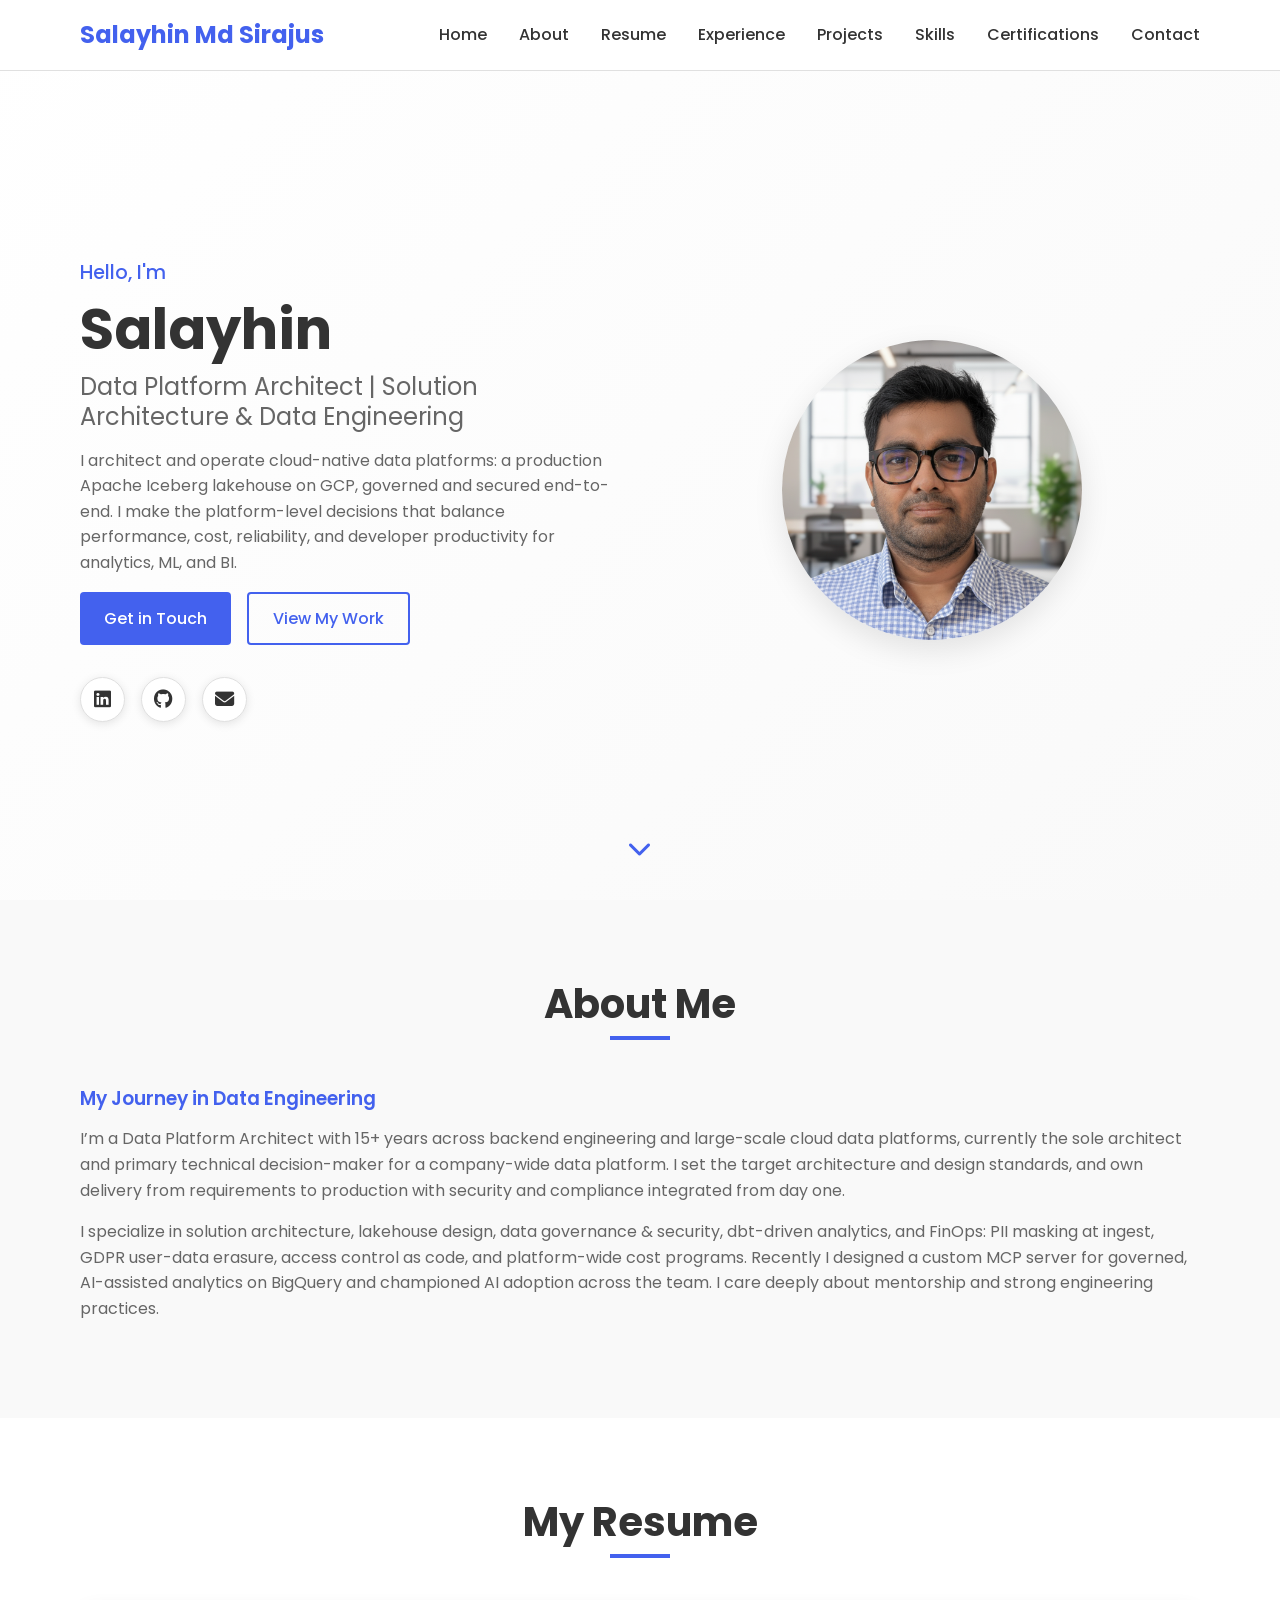
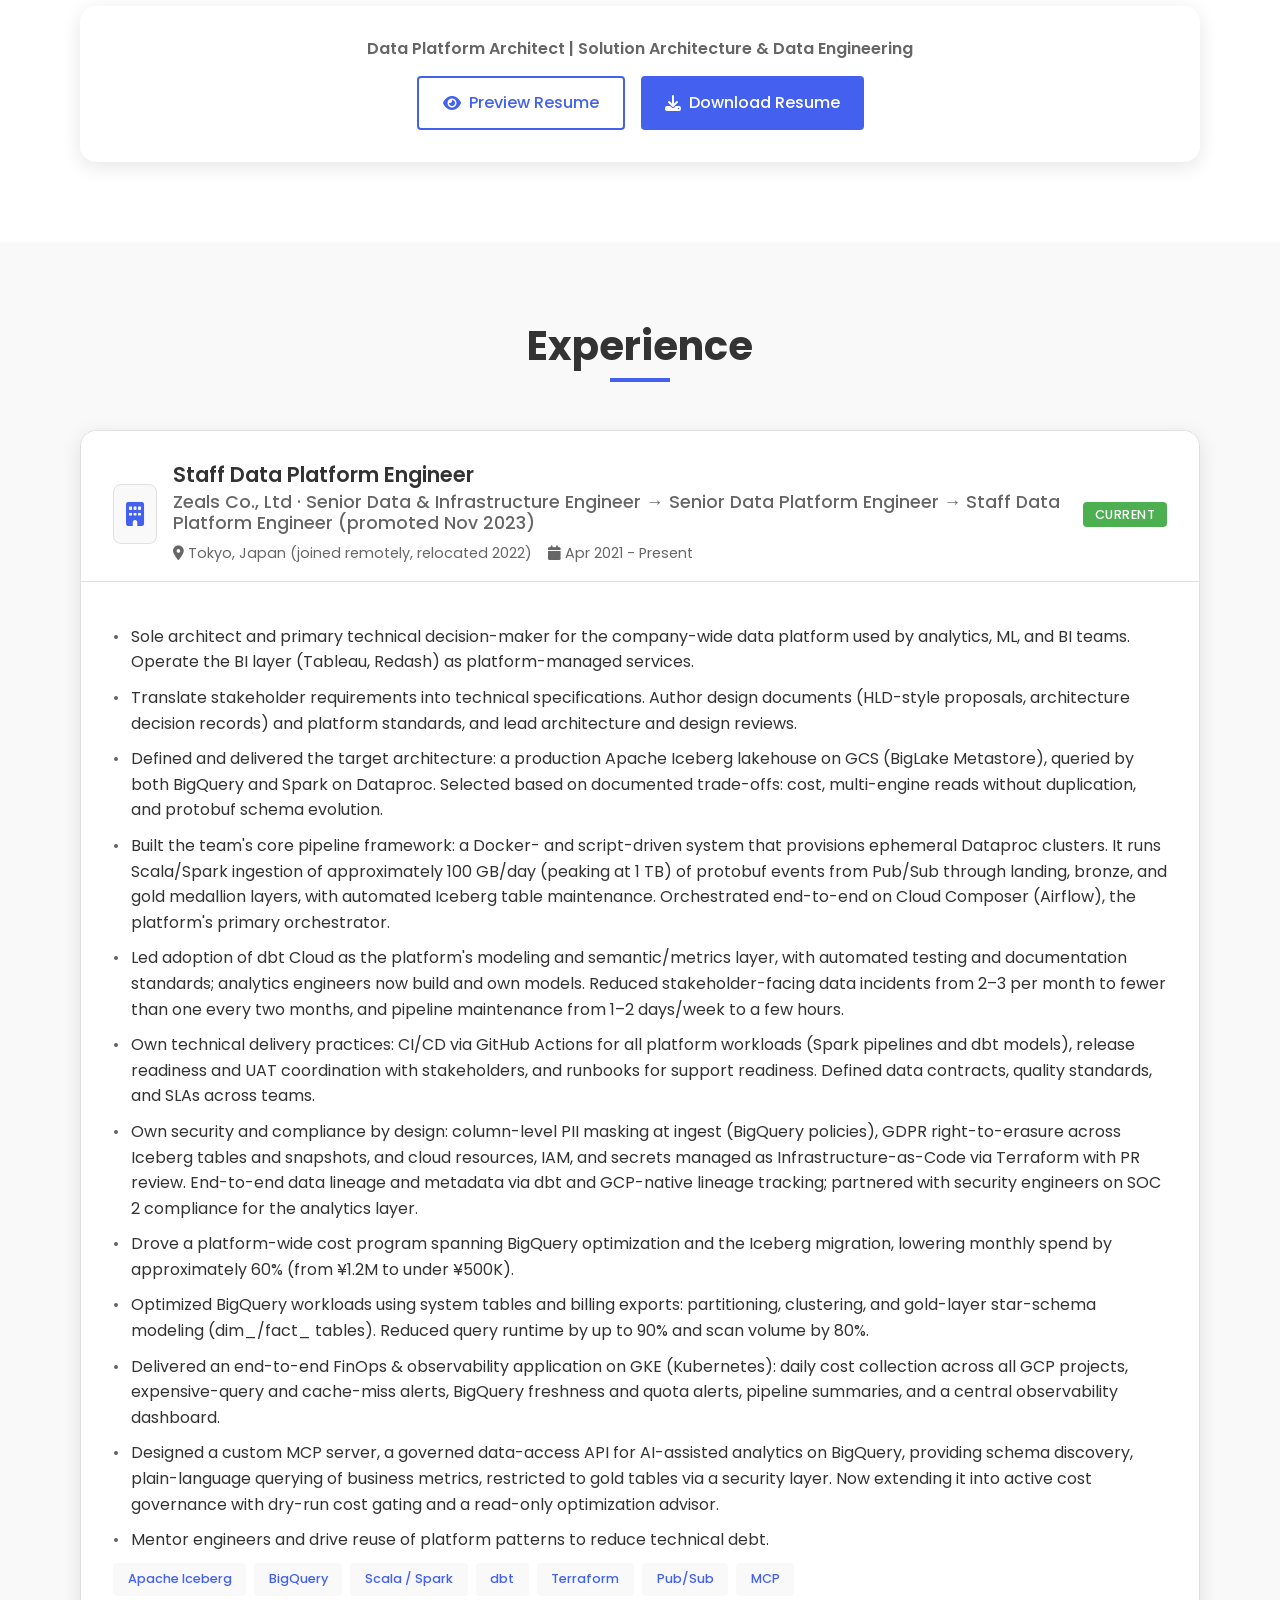
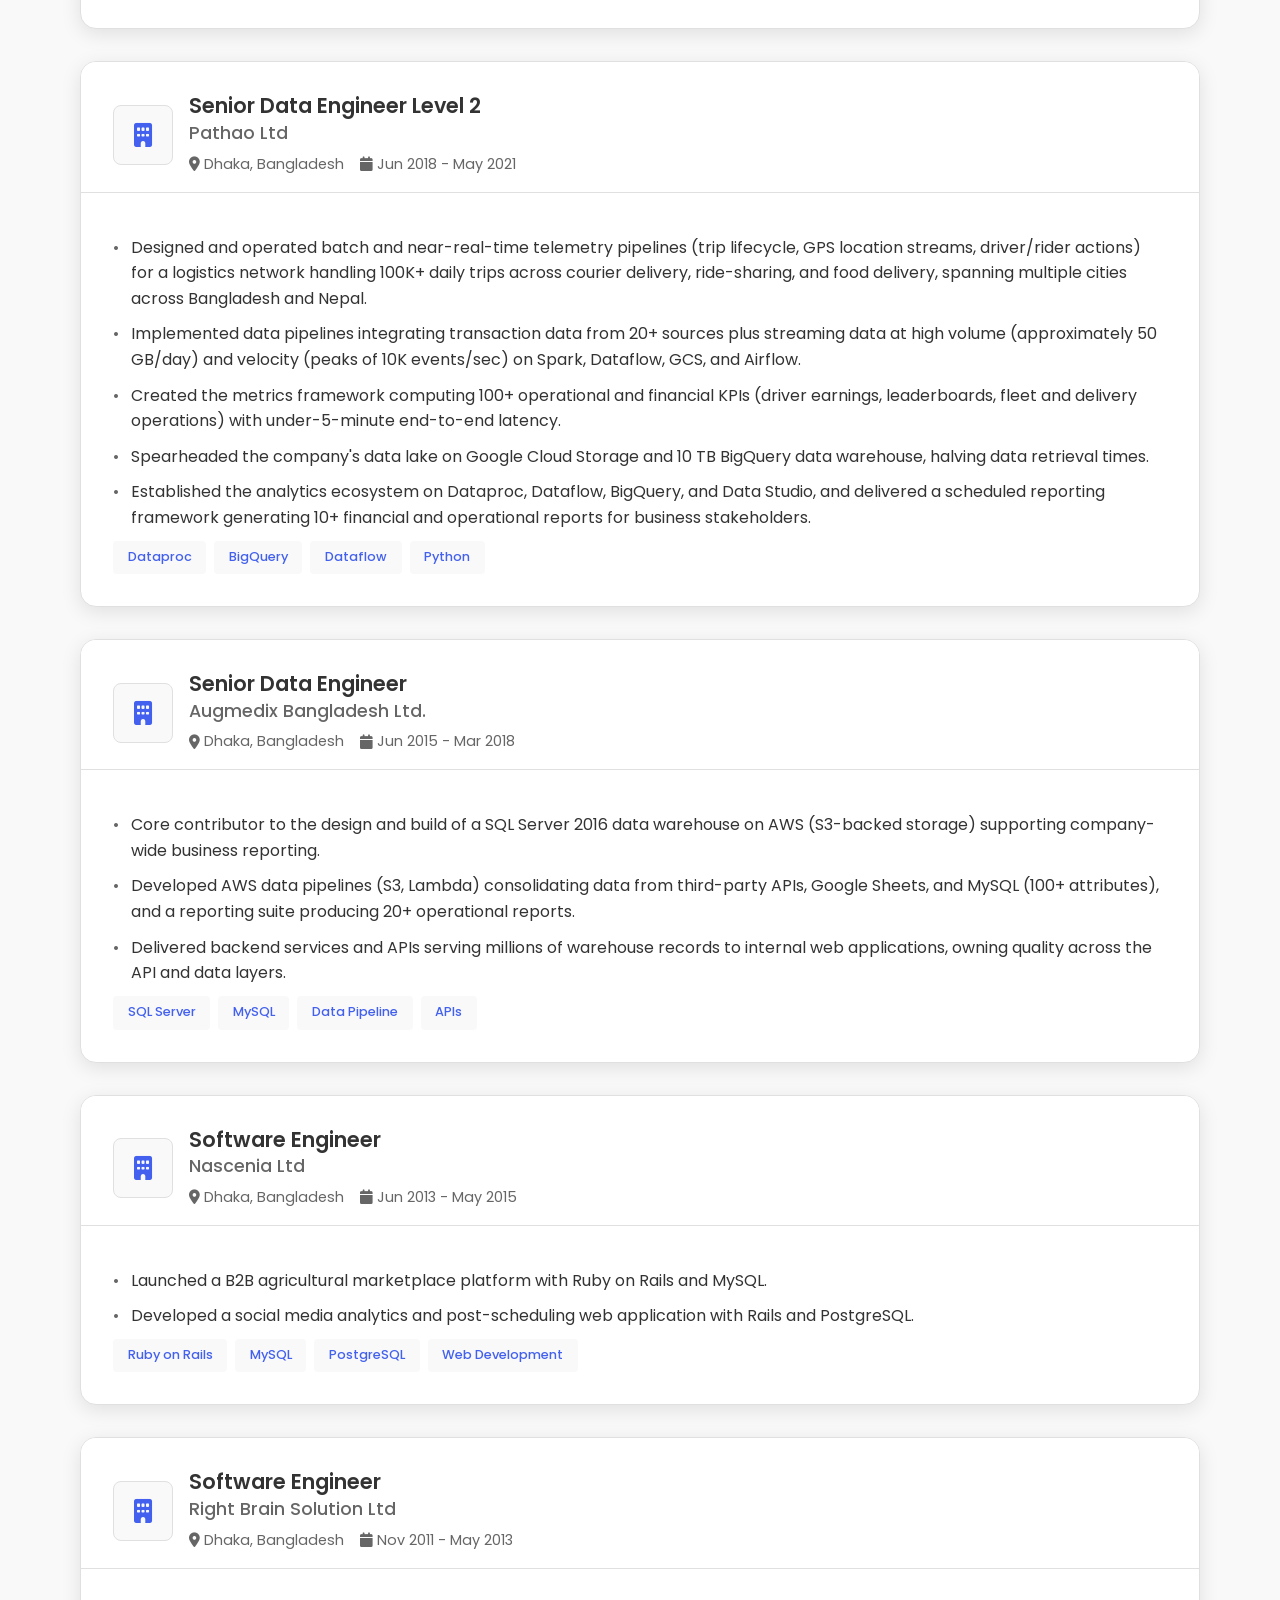
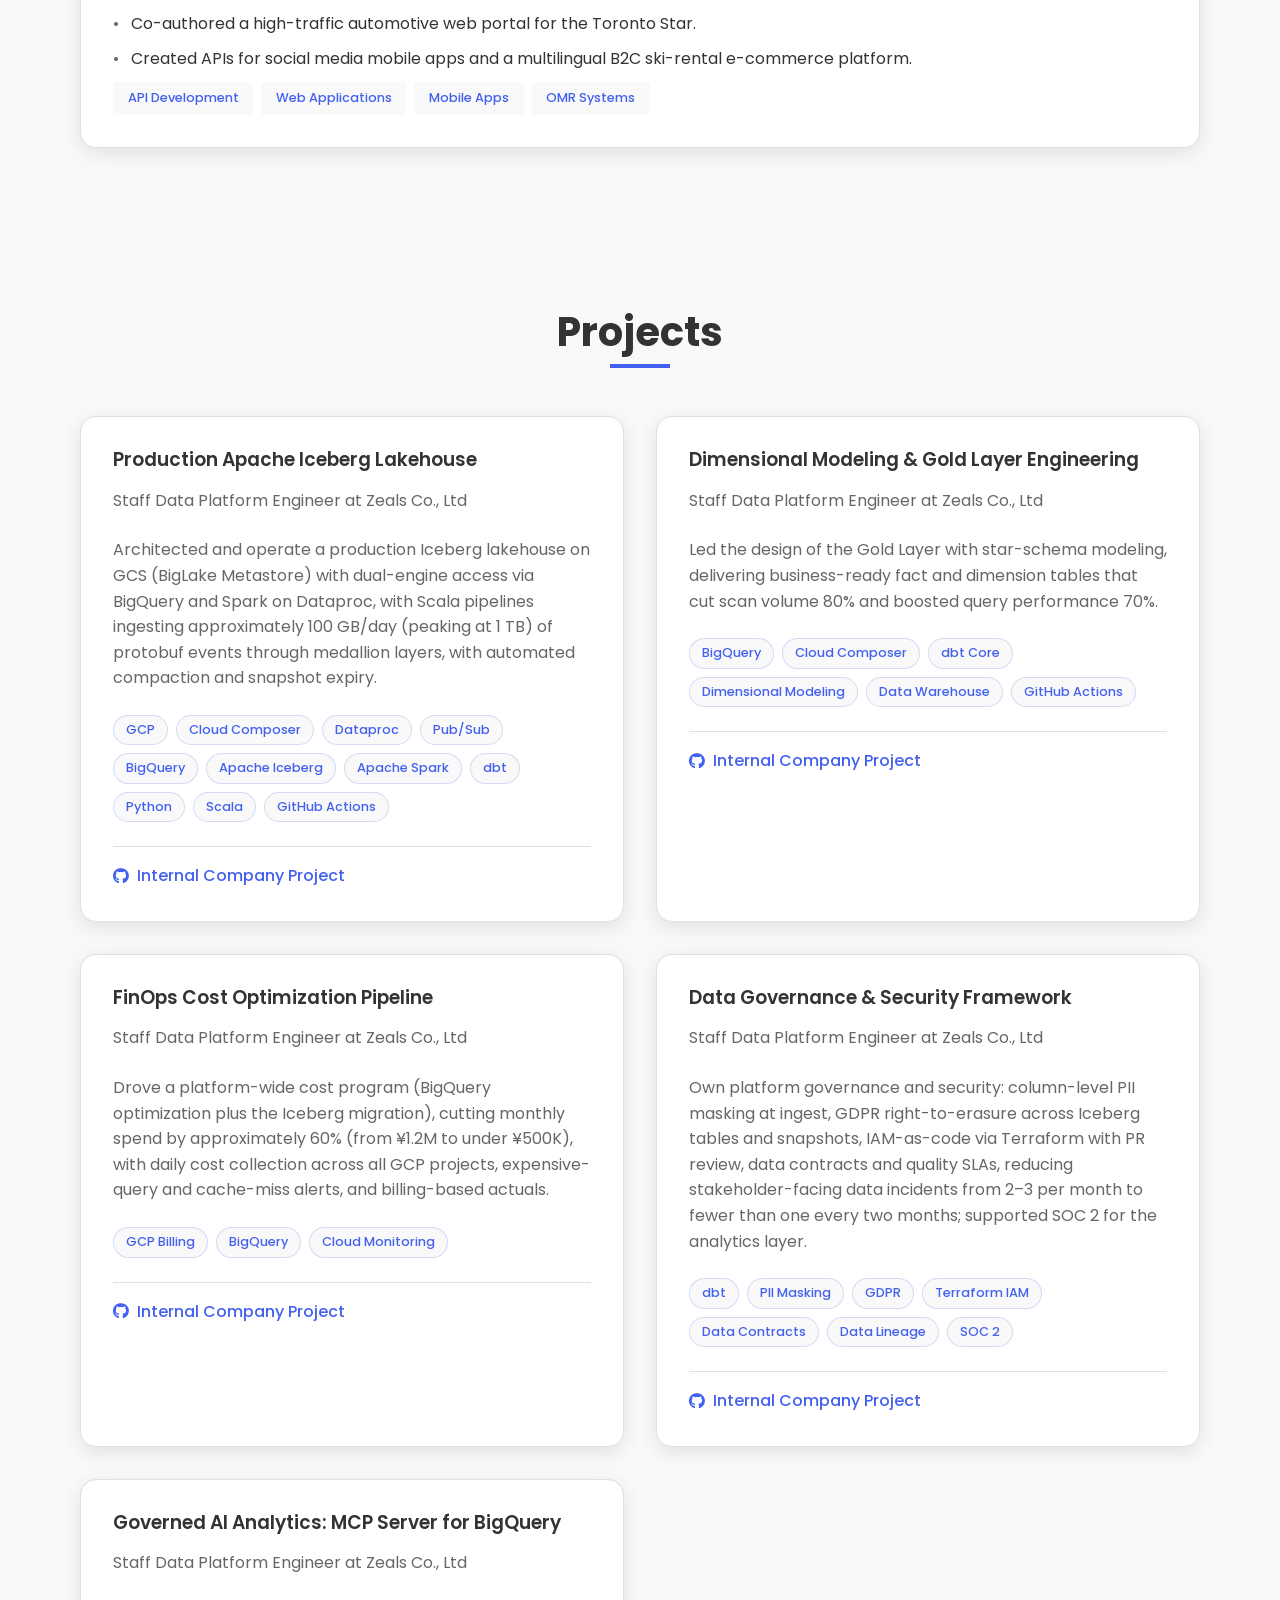
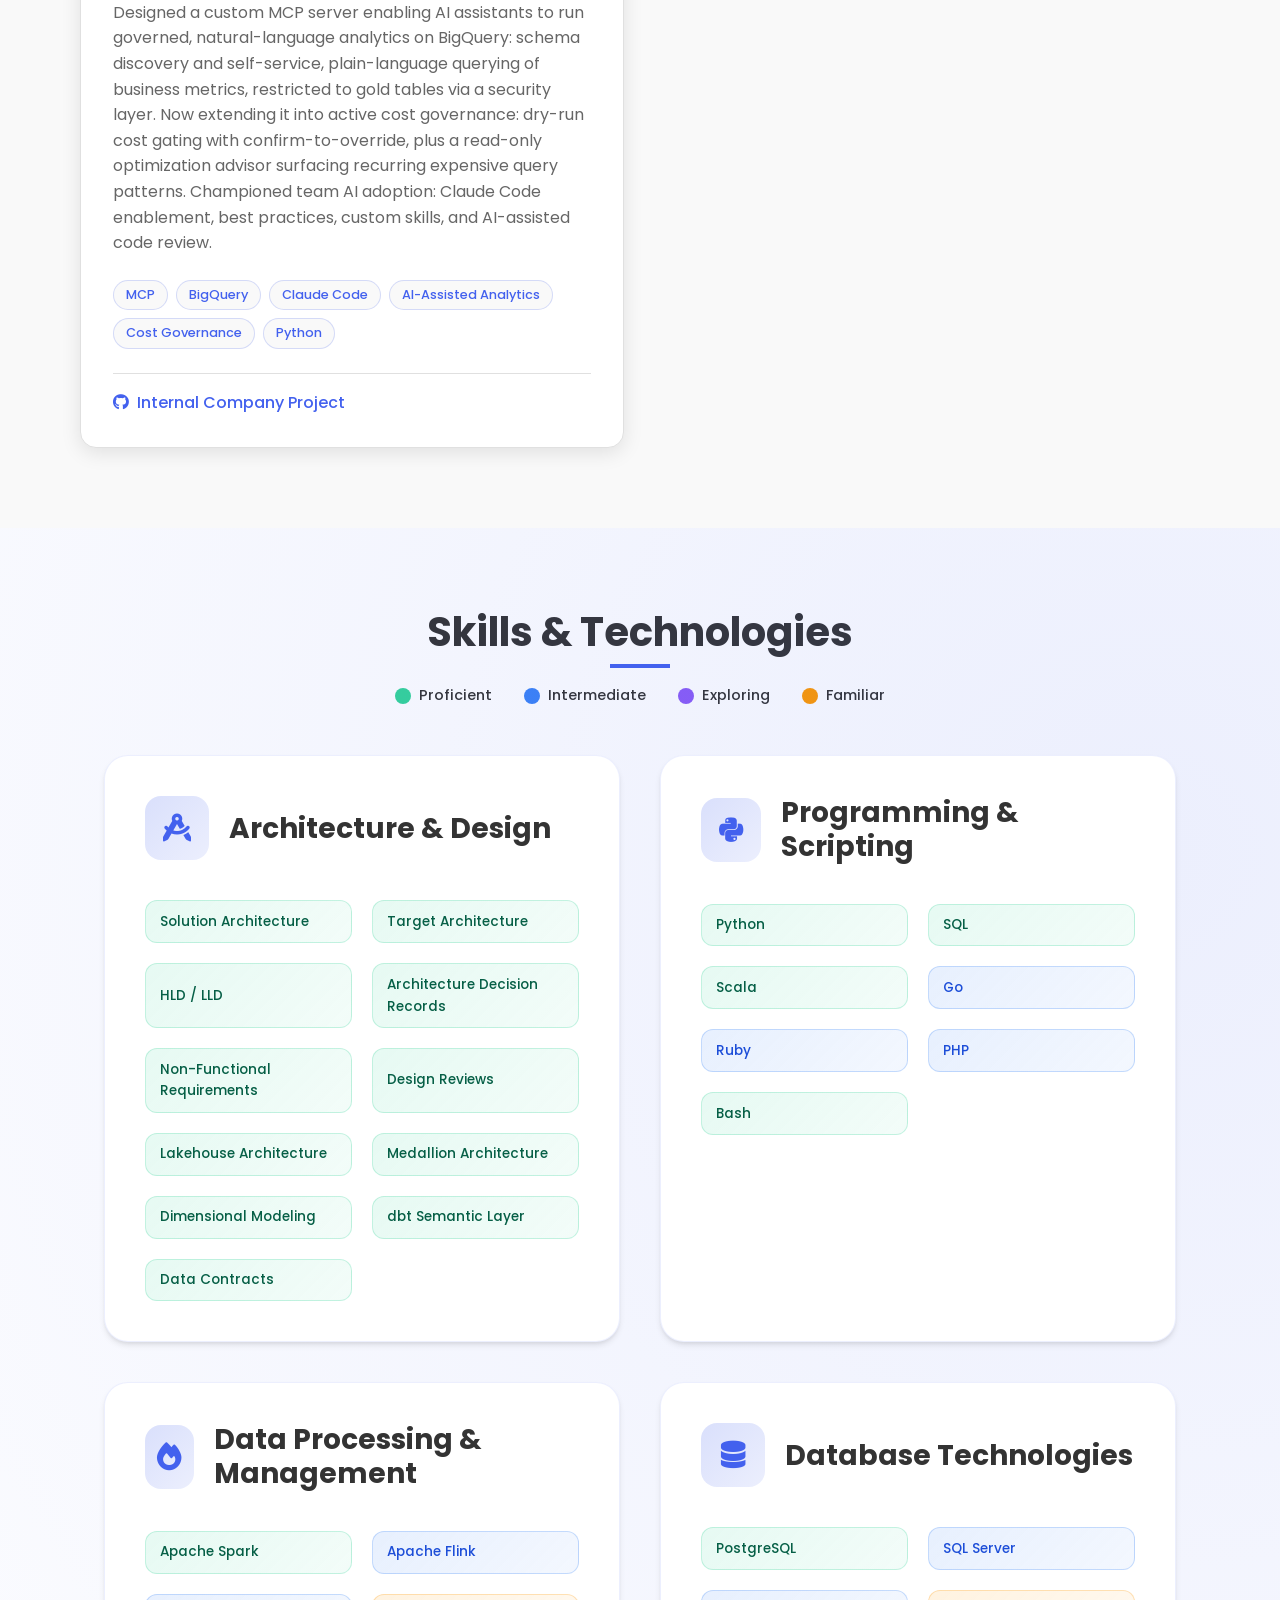
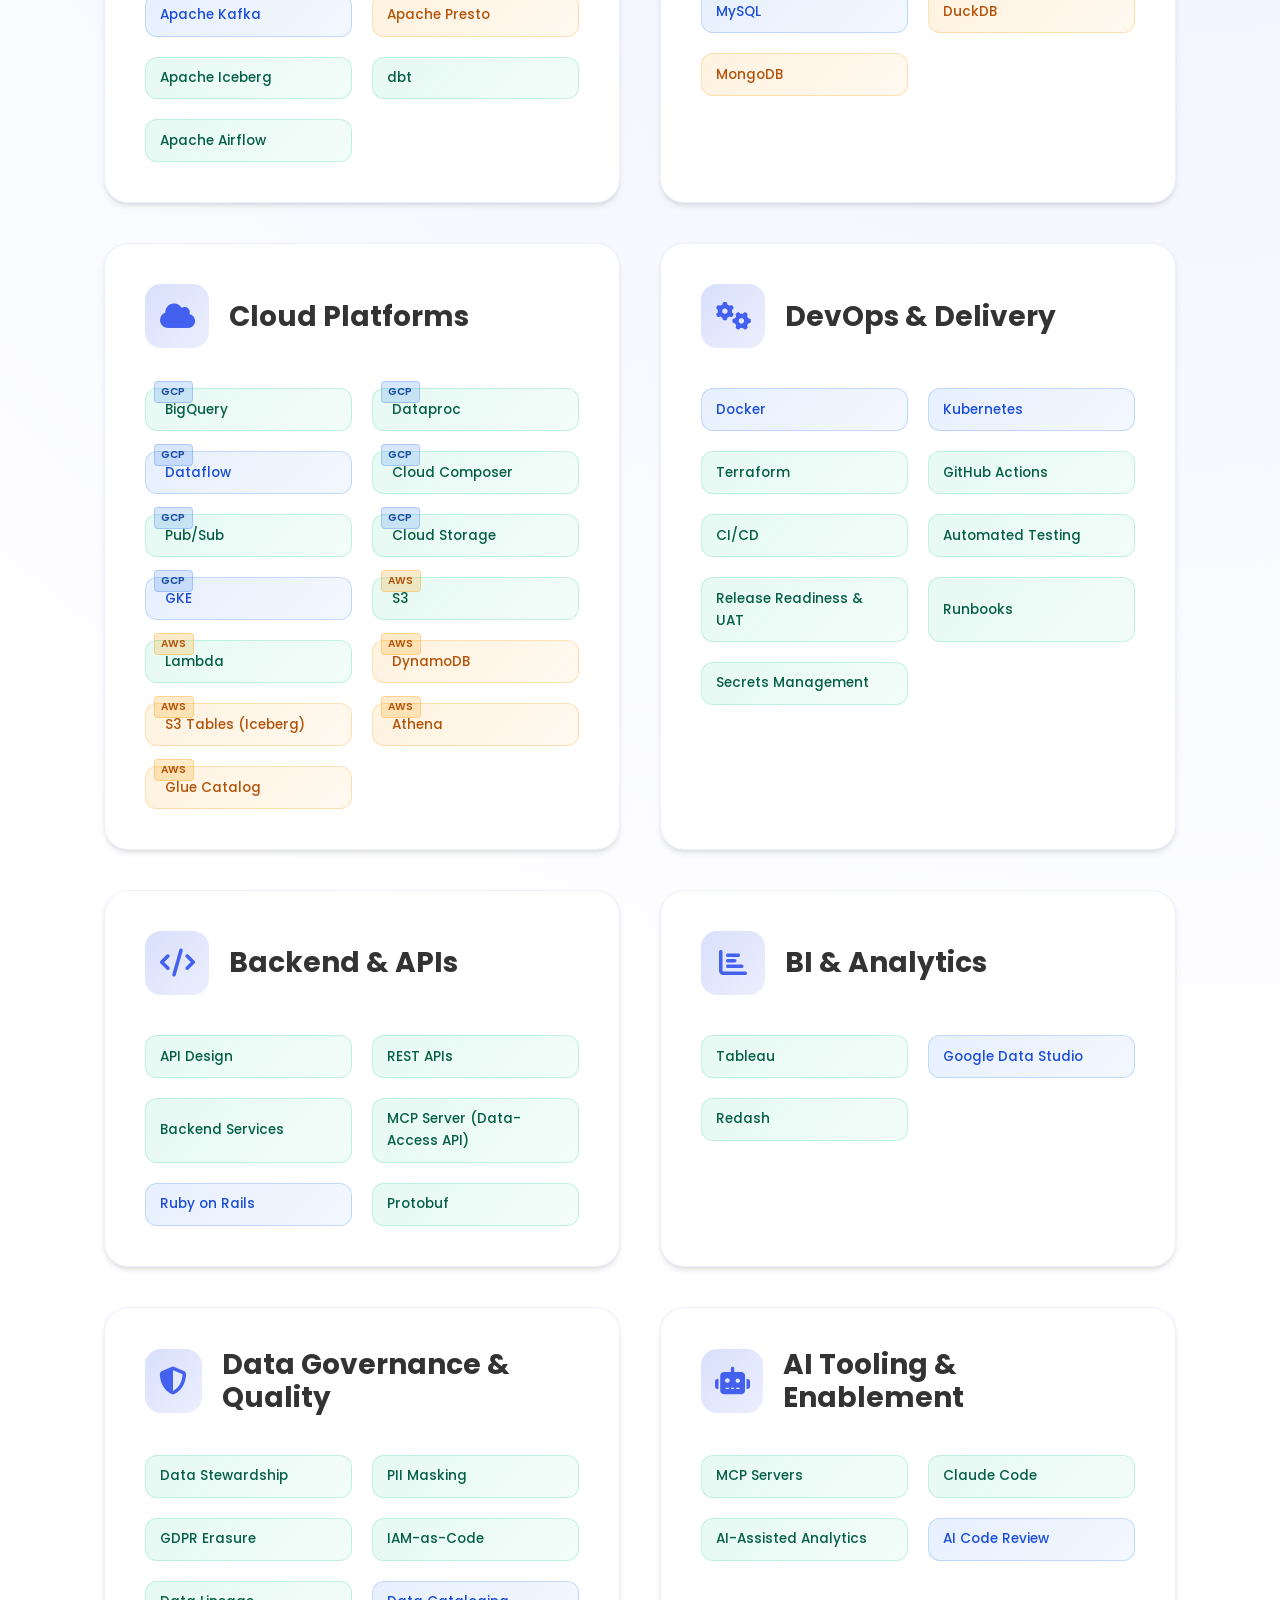
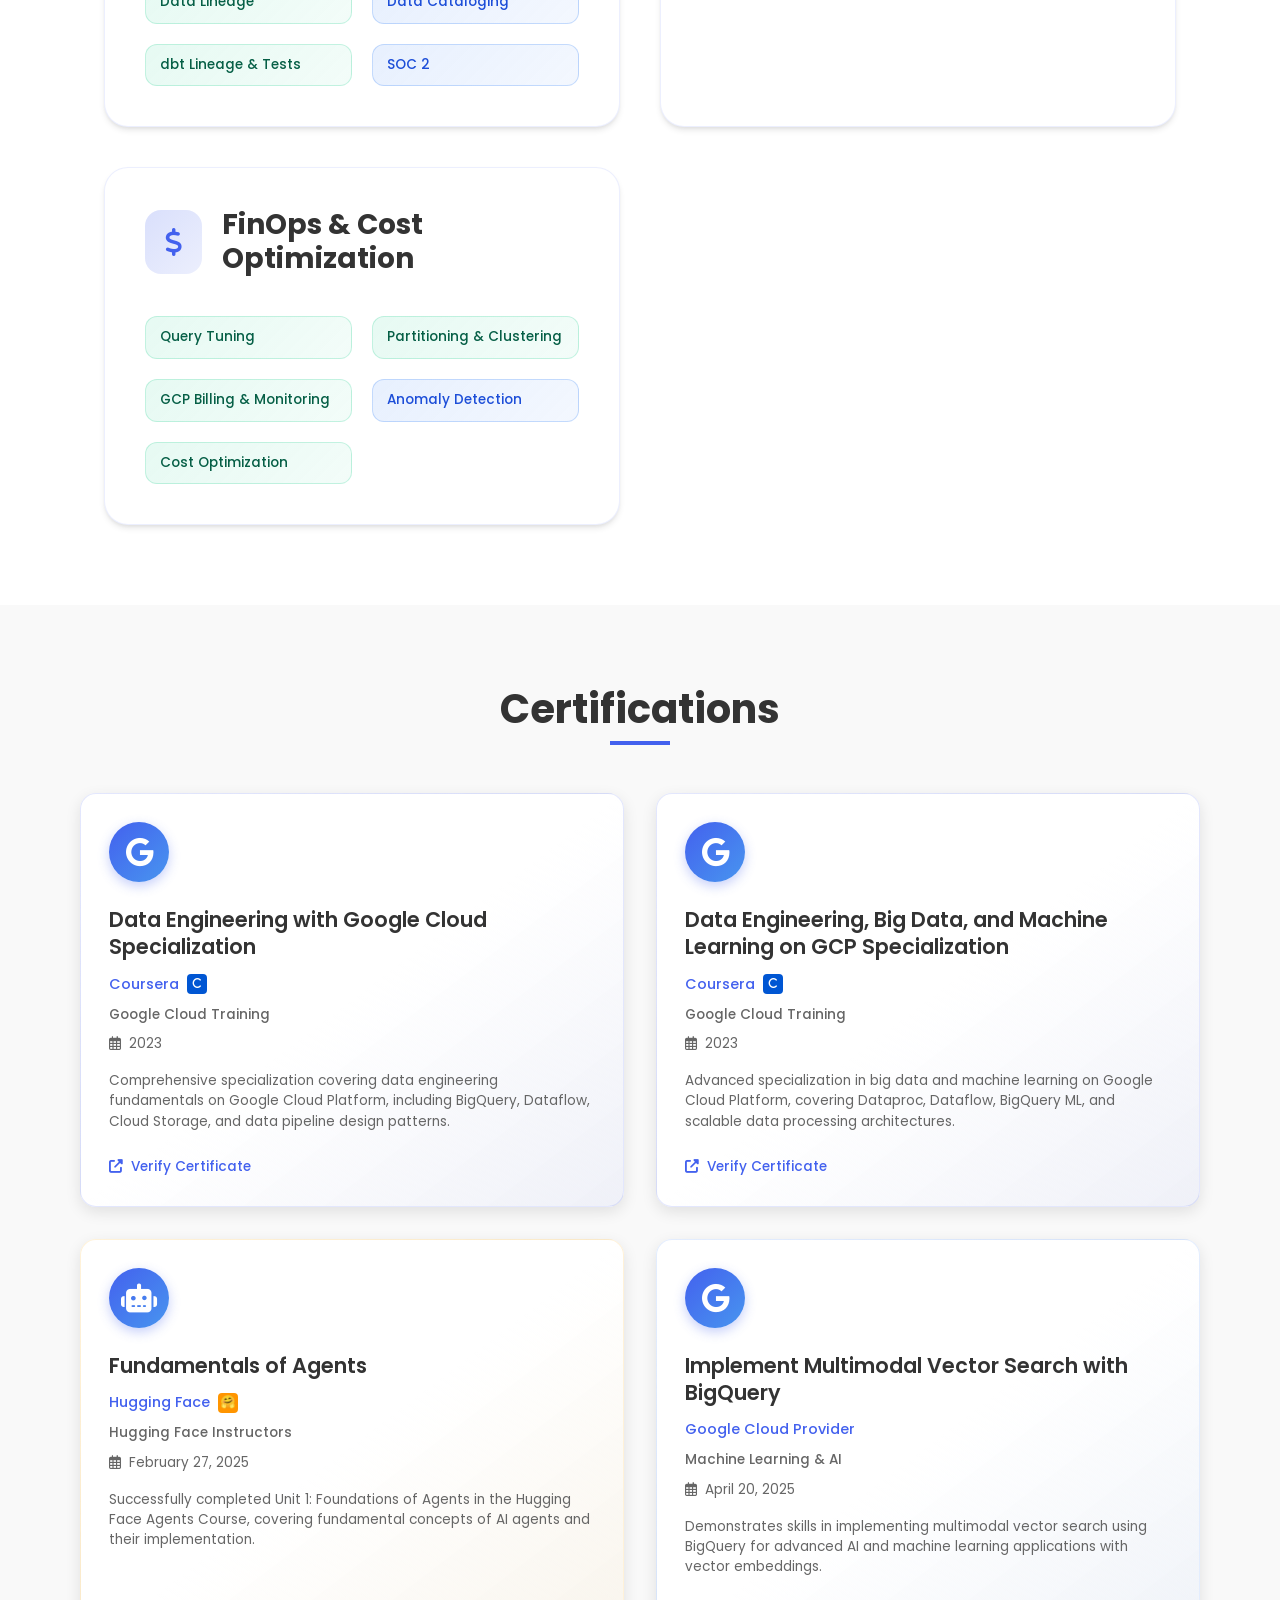
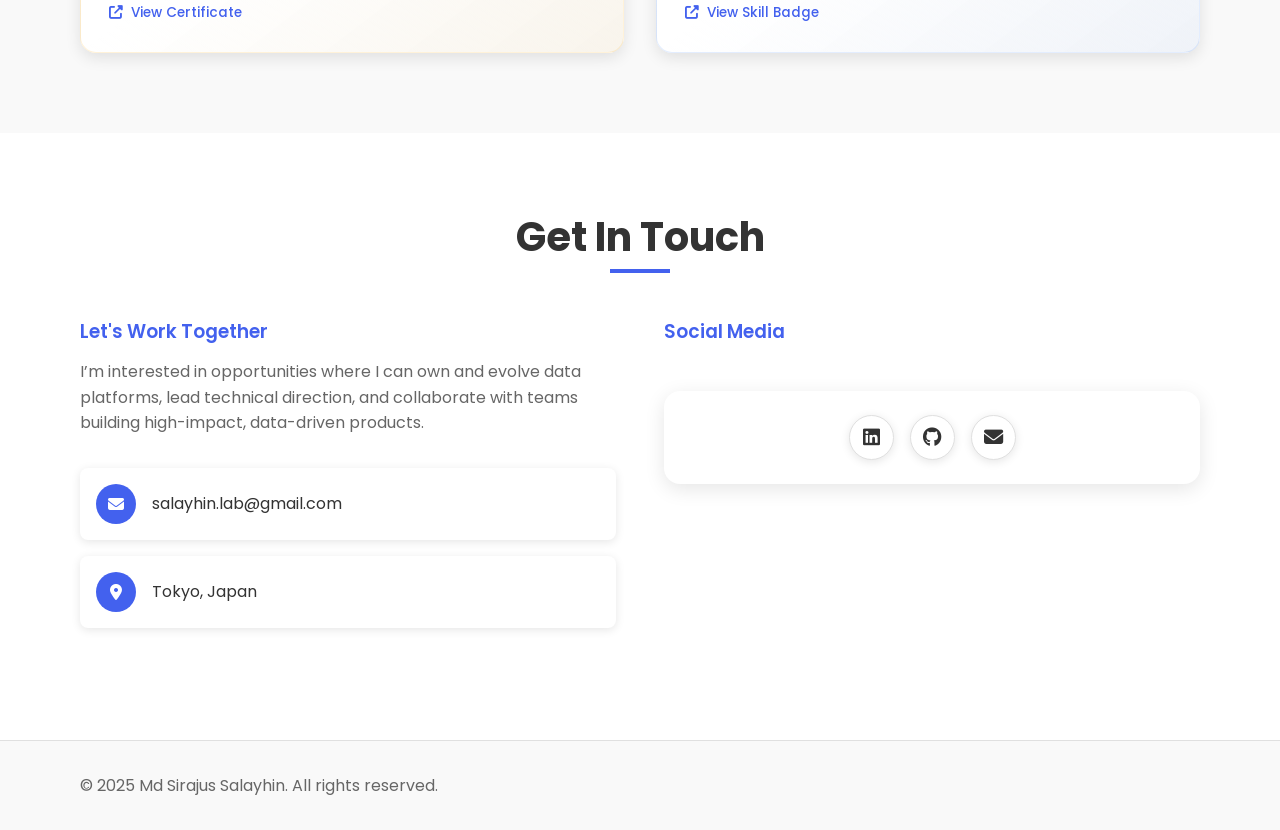
<file: index.html>
<!DOCTYPE html>
<html lang="en">

<head>
    <meta charset="UTF-8">
    <meta name="viewport" content="width=device-width, initial-scale=1.0">

    <title>Salayhin Md Sirajus | Data Platform Architect | Solution Architecture & Data Engineering</title>

    <!-- Meta Description for SEO -->
    <meta name="description"
        content="Data Platform Architect with 15+ years across backend engineering and large-scale cloud data platforms: sole architect of a production Apache Iceberg lakehouse on GCP, solution architecture, security and governance by design, and AI-assisted analytics with MCP.">

    <!-- Open Graph Tags for Social Sharing -->
    <meta property="og:title"
        content="Salayhin Md Sirajus | Data Platform Architect | Solution Architecture & Data Engineering">
    <meta property="og:description"
        content="Data Platform Architect with 15+ years across backend engineering and large-scale cloud data platforms: sole architect of a production Apache Iceberg lakehouse on GCP, solution architecture, security and governance by design, and AI-assisted analytics with MCP.">
    <meta property="og:type" content="website">

    <!-- Twitter Card Tags -->
    <meta name="twitter:card" content="summary_large_image">
    <meta name="twitter:title"
        content="Salayhin Md Sirajus | Data Platform Architect | Solution Architecture & Data Engineering">
    <meta name="twitter:description"
        content="Data Platform Architect: sole architect of a production Apache Iceberg lakehouse on GCP, solution architecture, security and governance by design, and AI-assisted analytics with MCP.">

    <!-- Favicon -->
    <link rel="icon"
        href="data:image/svg+xml,<svg xmlns=%22http://www.w3.org/2000/svg%22 viewBox=%220 0 100 100%22><text y=%22.9em%22 font-size=%2290%22>💼</text></svg>">

    <!-- Font Awesome -->
    <link rel="stylesheet" href="https://cdnjs.cloudflare.com/ajax/libs/font-awesome/6.4.0/css/all.min.css">

    <!-- Google Fonts -->
    <link
        href="https://fonts.googleapis.com/css2?family=Poppins:wght@300;400;500;600;700&family=Roboto:wght@300;400;500;700&display=swap"
        rel="stylesheet">

    <!-- Custom CSS -->
    <link rel="stylesheet" href="style.css">
</head>

<body>
    <header class="header">
        <nav class="nav">
            <div class="container">
                <div class="nav-content">
                    <div class="nav-logo">
                        <a href="#home">Salayhin Md Sirajus</a>
                    </div>
                    <div class="nav-links">
                        <a href="#home">Home</a>
                        <a href="#about">About</a>
                        <a href="#resume">Resume</a>
                        <a href="#experience">Experience</a>
                        <a href="#projects">Projects</a>
                        <a href="#skills">Skills</a>
                        <a href="#certifications">Certifications</a>
                        <a href="#contact">Contact</a>
                    </div>
                    <div class="nav-toggle">
                        <span></span>
                        <span></span>
                        <span></span>
                    </div>
                </div>
            </div>
        </nav>
    </header>

    <section class="hero" id="home">
        <div class="container">
            <div class="hero-content">
                <div class="hero-text">
                    <p class="hero-greeting">Hello, I'm</p>
                    <h1 class="hero-name">Salayhin</h1>
                    <h2 class="hero-title">Data Platform Architect | Solution Architecture & Data Engineering</h2>
                    <p class="hero-description">I architect and operate cloud-native data platforms: a production Apache
                        Iceberg lakehouse on GCP, governed and secured end-to-end. I make the platform-level
                        decisions that balance performance, cost, reliability, and developer productivity for analytics,
                        ML, and BI.</p>
                    <div class="hero-cta">
                        <a href="#contact" class="btn btn-primary">Get in Touch</a>
                        <a href="#projects" class="btn btn-secondary">View My Work</a>
                    </div>
                    <div class="social-links">
                        <a href="https://linkedin.com/in/salayhin" class="social-link" aria-label="LinkedIn"
                            target="_blank">
                            <i class="fab fa-linkedin"></i>
                        </a>
                        <a href="https://github.com/salayhin" class="social-link" aria-label="GitHub" target="_blank">
                            <i class="fab fa-github"></i>
                        </a>
                        <a href="mailto:salayhin.lab@gmail.com" class="social-link" aria-label="Email" target="_blank">
                            <i class="fas fa-envelope"></i>
                        </a>
                    </div>
                </div>
                <div class="hero-image">
                    <div class="profile-image-container">
                        <div class="profile-placeholder">
                            <img src="img/salayhin.png" alt="Md Sirajus Salayhin"
                                style="width: 100%; height: 100%; object-fit: cover;">
                        </div>
                    </div>
                </div>
            </div>
        </div>
        <div class="scroll-down">
            <a href="#about" aria-label="Scroll down">
                <i class="fas fa-chevron-down"></i>
            </a>
        </div>
    </section>

    <section class="about section" id="about">
        <div class="container">
            <div class="section-heading">
                <h2 class="section-title">About Me</h2>
                <div class="underline"></div>
            </div>
            <div class="about-content">
                <div class="about-text">
                    <h3>My Journey in Data Engineering</h3>
                    <p>I’m a Data Platform Architect with 15+ years across backend engineering and large-scale cloud
                        data platforms, currently the sole architect and primary technical decision-maker for a
                        company-wide data platform. I set the target architecture and design standards, and own delivery
                        from requirements to production with security and compliance integrated from day one.</p>
                    <p>I specialize in solution architecture, lakehouse design, data governance &amp; security,
                        dbt-driven analytics, and FinOps: PII masking at ingest, GDPR user-data erasure, access control
                        as code, and platform-wide cost programs. Recently I designed a custom MCP server for governed,
                        AI-assisted analytics on BigQuery and championed AI adoption across the team. I care deeply
                        about mentorship and strong engineering practices.</p>
                </div>
            </div>
        </div>
    </section>

    <section class="resume section" id="resume">
        <div class="container">
            <div class="section-heading">
                <h2 class="section-title">My Resume</h2>
                <div class="underline"></div>
            </div>
            <div class="resume-simple">
                <div class="resume-header">
                    <p class="resume-tagline">Data Platform Architect | Solution Architecture &amp; Data Engineering</p>
                    <div class="resume-actions">
                        <a href="resume/Md_Sirajus_Salayhin_Data_Platform_Architect.pdf" target="_blank"
                            class="btn btn-secondary open-pdf-modal" data-modal-title="Resume Preview">
                            <i class="fas fa-eye"></i>
                            Preview Resume
                        </a>
                        <a href="resume/Md_Sirajus_Salayhin_Data_Platform_Architect.pdf" class="btn btn-primary"
                            target="_blank">
                            <i class="fas fa-download"></i>
                            Download Resume
                        </a>
                    </div>
                </div>
            </div>
        </div>
    </section>

    <section class="experience section" id="experience">
        <div class="container">
            <div class="section-heading">
                <h2 class="section-title">Experience</h2>
                <div class="underline"></div>
            </div>
            <div class="experience-grid">
                <!-- Current Position -->
                <div class="experience-card">
                    <div class="experience-header">
                        <div class="company-info">
                            <div class="company-logo">
                                <i class="fas fa-building"></i>
                            </div>
                            <div class="company-details">
                                <h3>Staff Data Platform Engineer</h3>
                                <h4>Zeals Co., Ltd · Senior Data &amp; Infrastructure Engineer → Senior Data Platform
                                    Engineer → Staff Data Platform Engineer (promoted Nov 2023)</h4>
                                <div class="location-date">
                                    <span><i class="fas fa-map-marker-alt"></i>Tokyo, Japan (joined remotely, relocated
                                        2022)</span>
                                    <span><i class="fas fa-calendar"></i>Apr 2021 - Present</span>
                                </div>
                            </div>
                        </div>
                        <div class="experience-status">
                            <span class="status-badge">Current</span>
                        </div>
                    </div>
                    <div class="experience-content">
                        <div class="achievements">
                            <div class="achievement">Sole architect and primary technical decision-maker for the
                                company-wide data platform used by analytics, ML, and BI teams. Operate the BI layer
                                (Tableau, Redash) as platform-managed services.</div>
                            <div class="achievement">Translate stakeholder requirements into technical specifications.
                                Author design documents (HLD-style proposals, architecture decision records) and
                                platform standards, and lead architecture and design reviews.</div>
                            <div class="achievement">Defined and delivered the target architecture: a production Apache
                                Iceberg lakehouse on GCS (BigLake Metastore), queried by both BigQuery and Spark on
                                Dataproc. Selected based on documented trade-offs: cost, multi-engine reads without
                                duplication, and protobuf schema evolution.</div>
                            <div class="achievement">Built the team's core pipeline framework: a Docker- and
                                script-driven system that provisions ephemeral Dataproc clusters. It runs Scala/Spark
                                ingestion of approximately 100 GB/day (peaking at 1 TB) of protobuf events from Pub/Sub
                                through landing, bronze, and gold medallion layers, with automated Iceberg table
                                maintenance. Orchestrated
                                end-to-end on Cloud Composer (Airflow), the platform's primary orchestrator.</div>
                            <div class="achievement">Led adoption of dbt Cloud as the platform's modeling and
                                semantic/metrics layer, with automated testing and documentation standards; analytics
                                engineers now build and own models. Reduced stakeholder-facing data incidents from 2–3
                                per month to fewer than one every two months, and pipeline maintenance from 1–2
                                days/week to a few hours.</div>
                            <div class="achievement">Own technical delivery practices: CI/CD via GitHub Actions for all
                                platform workloads (Spark pipelines and dbt models), release readiness and UAT
                                coordination with stakeholders, and runbooks for support readiness. Defined data
                                contracts, quality standards, and SLAs across teams.</div>
                            <div class="achievement">Own security and compliance by design: column-level PII masking at
                                ingest (BigQuery policies), GDPR right-to-erasure across Iceberg tables and snapshots,
                                and cloud resources, IAM, and secrets managed as Infrastructure-as-Code via Terraform
                                with PR review. End-to-end data lineage and metadata via dbt and GCP-native lineage
                                tracking; partnered with security engineers on SOC 2 compliance for the analytics layer.
                            </div>
                            <div class="achievement">Drove a platform-wide cost program spanning BigQuery optimization
                                and the Iceberg migration, lowering monthly spend by approximately 60% (from ¥1.2M to
                                under ¥500K).
                            </div>
                            <div class="achievement">Optimized BigQuery workloads using system tables and billing
                                exports: partitioning, clustering, and gold-layer star-schema modeling (dim_/fact_
                                tables). Reduced query runtime by up to 90% and scan volume by 80%.</div>
                            <div class="achievement">Delivered an end-to-end FinOps &amp; observability application on
                                GKE (Kubernetes): daily cost collection across all GCP projects, expensive-query and
                                cache-miss alerts, BigQuery freshness and quota alerts, pipeline summaries, and a
                                central observability dashboard.</div>
                            <div class="achievement">Designed a custom MCP server, a governed data-access API for
                                AI-assisted analytics on BigQuery, providing schema discovery, plain-language querying
                                of business metrics, restricted to gold tables via a security layer. Now extending it
                                into active cost governance with dry-run cost gating and a read-only optimization
                                advisor.</div>
                            <div class="achievement">Mentor engineers and drive reuse of platform patterns to reduce
                                technical debt.</div>
                        </div>
                        <div class="tech-stack">
                            <span class="tech-tag">Apache Iceberg</span>
                            <span class="tech-tag">BigQuery</span>
                            <span class="tech-tag">Scala / Spark</span>
                            <span class="tech-tag">dbt</span>
                            <span class="tech-tag">Terraform</span>
                            <span class="tech-tag">Pub/Sub</span>
                            <span class="tech-tag">MCP</span>
                        </div>
                    </div>
                </div>

                <!-- Senior Big Data Engineer -->
                <!-- Senior Data Engineer Level 2 -->
                <div class="experience-card">
                    <div class="experience-header">
                        <div class="company-info">
                            <div class="company-logo">
                                <i class="fas fa-building"></i>
                            </div>
                            <div class="company-details">
                                <h3>Senior Data Engineer Level 2</h3>
                                <h4>Pathao Ltd</h4>
                                <div class="location-date">
                                    <span><i class="fas fa-map-marker-alt"></i>Dhaka, Bangladesh</span>
                                    <span><i class="fas fa-calendar"></i>Jun 2018 - May 2021</span>
                                </div>
                            </div>
                        </div>
                    </div>
                    <div class="experience-content">
                        <div class="achievements">
                            <div class="achievement">Designed and operated batch and near-real-time telemetry pipelines
                                (trip lifecycle, GPS location streams, driver/rider actions) for a logistics network
                                handling 100K+ daily trips across courier delivery, ride-sharing, and food delivery,
                                spanning multiple cities across Bangladesh and Nepal.</div>
                            <div class="achievement">Implemented data pipelines integrating transaction data from 20+
                                sources plus streaming data at high volume (approximately 50 GB/day) and velocity (peaks
                                of 10K
                                events/sec) on Spark, Dataflow, GCS, and Airflow.</div>
                            <div class="achievement">Created the metrics framework computing 100+ operational and
                                financial KPIs (driver earnings, leaderboards, fleet and delivery operations) with
                                under-5-minute end-to-end latency.</div>
                            <div class="achievement">Spearheaded the company's data lake on Google Cloud Storage and 10
                                TB BigQuery data warehouse, halving data retrieval times.</div>
                            <div class="achievement">Established the analytics ecosystem on Dataproc, Dataflow,
                                BigQuery, and Data Studio, and delivered a scheduled reporting framework generating 10+
                                financial and operational reports for business stakeholders.</div>
                        </div>
                        <div class="tech-stack">
                            <span class="tech-tag">Dataproc</span>
                            <span class="tech-tag">BigQuery</span>
                            <span class="tech-tag">Dataflow</span>
                            <span class="tech-tag">Python</span>
                        </div>
                    </div>
                </div>

                <!-- Senior Data Engineer -->
                <div class="experience-card">
                    <div class="experience-header">
                        <div class="company-info">
                            <div class="company-logo">
                                <i class="fas fa-building"></i>
                            </div>
                            <div class="company-details">
                                <h3>Senior Data Engineer</h3>
                                <h4>Augmedix Bangladesh Ltd.</h4>
                                <div class="location-date">
                                    <span><i class="fas fa-map-marker-alt"></i>Dhaka, Bangladesh</span>
                                    <span><i class="fas fa-calendar"></i>Jun 2015 - Mar 2018</span>
                                </div>
                            </div>
                        </div>
                    </div>
                    <div class="experience-content">
                        <div class="achievements">
                            <div class="achievement">Core contributor to the design and build of a SQL Server 2016 data
                                warehouse on AWS (S3-backed storage) supporting company-wide business reporting.</div>
                            <div class="achievement">Developed AWS data pipelines (S3, Lambda) consolidating data from
                                third-party APIs, Google Sheets, and MySQL (100+ attributes), and a reporting suite
                                producing 20+ operational reports.</div>
                            <div class="achievement">Delivered backend services and APIs serving millions of warehouse
                                records to internal web applications, owning quality across the API and data layers.
                            </div>
                        </div>
                        <div class="tech-stack">
                            <span class="tech-tag">SQL Server</span>
                            <span class="tech-tag">MySQL</span>
                            <span class="tech-tag">Data Pipeline</span>
                            <span class="tech-tag">APIs</span>
                        </div>
                    </div>
                </div>

                <!-- Software Engineer - Nascenia -->
                <div class="experience-card">
                    <div class="experience-header">
                        <div class="company-info">
                            <div class="company-logo">
                                <i class="fas fa-building"></i>
                            </div>
                            <div class="company-details">
                                <h3>Software Engineer</h3>
                                <h4>Nascenia Ltd</h4>
                                <div class="location-date">
                                    <span><i class="fas fa-map-marker-alt"></i>Dhaka, Bangladesh</span>
                                    <span><i class="fas fa-calendar"></i>Jun 2013 - May 2015</span>
                                </div>
                            </div>
                        </div>
                    </div>
                    <div class="experience-content">
                        <div class="achievements">
                            <div class="achievement">Launched a B2B agricultural marketplace platform with Ruby on Rails
                                and MySQL.</div>
                            <div class="achievement">Developed a social media analytics and post-scheduling web
                                application with Rails and PostgreSQL.</div>
                        </div>
                        <div class="tech-stack">
                            <span class="tech-tag">Ruby on Rails</span>
                            <span class="tech-tag">MySQL</span>
                            <span class="tech-tag">PostgreSQL</span>
                            <span class="tech-tag">Web Development</span>
                        </div>
                    </div>
                </div>

                <!-- Software Engineer - Right Brain -->
                <div class="experience-card">
                    <div class="experience-header">
                        <div class="company-info">
                            <div class="company-logo">
                                <i class="fas fa-building"></i>
                            </div>
                            <div class="company-details">
                                <h3>Software Engineer</h3>
                                <h4>Right Brain Solution Ltd</h4>
                                <div class="location-date">
                                    <span><i class="fas fa-map-marker-alt"></i>Dhaka, Bangladesh</span>
                                    <span><i class="fas fa-calendar"></i>Nov 2011 - May 2013</span>
                                </div>
                            </div>
                        </div>
                    </div>
                    <div class="experience-content">
                        <div class="achievements">
                            <div class="achievement">Co-authored a high-traffic automotive web portal for the Toronto
                                Star.</div>
                            <div class="achievement">Created APIs for social media mobile apps and a multilingual B2C
                                ski-rental e-commerce platform.</div>
                        </div>
                        <div class="tech-stack">
                            <span class="tech-tag">API Development</span>
                            <span class="tech-tag">Web Applications</span>
                            <span class="tech-tag">Mobile Apps</span>
                            <span class="tech-tag">OMR Systems</span>
                        </div>
                    </div>
                </div>
            </div>
        </div>
    </section>

    <section class="projects section" id="projects">
        <div class="container">
            <div class="section-heading">
                <h2 class="section-title">Projects</h2>
                <div class="underline"></div>
            </div>
            <div class="projects-grid">
                <div class="project-card">
                    <div class="project-content">
                        <h3>Production Apache Iceberg Lakehouse</h3>
                        <p class="section-subtitle">Staff Data Platform Engineer at Zeals Co., Ltd</p>
                        <p>Architected and operate a production Iceberg lakehouse on GCS (BigLake Metastore) with
                            dual-engine access via BigQuery and Spark on Dataproc, with Scala pipelines ingesting
                            approximately 100 GB/day (peaking at 1 TB) of protobuf events through medallion layers, with
                            automated compaction
                            and snapshot expiry.</p>
                        <div class="project-tech">
                            <span class="tech-tag">GCP</span>
                            <span class="tech-tag">Cloud Composer</span>
                            <span class="tech-tag">Dataproc</span>
                            <span class="tech-tag">Pub/Sub</span>
                            <span class="tech-tag">BigQuery</span>
                            <span class="tech-tag">Apache Iceberg</span>
                            <span class="tech-tag">Apache Spark</span>
                            <span class="tech-tag">dbt</span>
                            <span class="tech-tag">Python</span>
                            <span class="tech-tag">Scala</span>
                            <span class="tech-tag">GitHub Actions</span>
                        </div>
                        <div class="project-links">
                            <a href="#" class="project-link">
                                <i class="fab fa-github"></i>
                                Internal Company Project
                            </a>
                        </div>
                    </div>
                </div>

                <div class="project-card">
                    <div class="project-content">
                        <h3>Dimensional Modeling & Gold Layer Engineering</h3>
                        <p class="section-subtitle">Staff Data Platform Engineer at Zeals Co., Ltd</p>
                        <p>Led the design of the Gold Layer with star-schema modeling, delivering business-ready fact
                            and dimension tables that cut scan volume 80% and boosted query performance 70%.</p>
                        <div class="project-tech">
                            <span class="tech-tag">BigQuery</span>
                            <span class="tech-tag">Cloud Composer</span>
                            <span class="tech-tag">dbt Core</span>
                            <span class="tech-tag">Dimensional Modeling</span>
                            <span class="tech-tag">Data Warehouse</span>
                            <span class="tech-tag">GitHub Actions</span>
                        </div>
                        <div class="project-links">
                            <a href="#" class="project-link">
                                <i class="fab fa-github"></i>
                                Internal Company Project
                            </a>
                        </div>
                    </div>
                </div>

                <div class="project-card">
                    <div class="project-content">
                        <h3>FinOps Cost Optimization Pipeline</h3>
                        <p class="section-subtitle">Staff Data Platform Engineer at Zeals Co., Ltd</p>
                        <p>Drove a platform-wide cost program (BigQuery optimization plus the Iceberg migration),
                            cutting monthly spend by approximately 60% (from ¥1.2M to under ¥500K), with daily cost
                            collection across
                            all GCP
                            projects, expensive-query and cache-miss alerts, and billing-based actuals.</p>
                        <div class="project-tech">
                            <span class="tech-tag">GCP Billing</span>
                            <span class="tech-tag">BigQuery</span>
                            <span class="tech-tag">Cloud Monitoring</span>
                        </div>
                        <div class="project-links">
                            <a href="#" class="project-link">
                                <i class="fab fa-github"></i>
                                Internal Company Project
                            </a>
                        </div>
                    </div>
                </div>

                <div class="project-card">
                    <div class="project-content">
                        <h3>Data Governance & Security Framework</h3>
                        <p class="section-subtitle">Staff Data Platform Engineer at Zeals Co., Ltd</p>
                        <p>Own platform governance and security: column-level PII masking at ingest, GDPR
                            right-to-erasure across Iceberg tables and snapshots, IAM-as-code via Terraform with PR
                            review, data contracts and quality SLAs, reducing stakeholder-facing data incidents from 2–3
                            per month to fewer than one every two months; supported SOC 2 for the analytics layer.</p>
                        <div class="project-tech">
                            <span class="tech-tag">dbt</span>
                            <span class="tech-tag">PII Masking</span>
                            <span class="tech-tag">GDPR</span>
                            <span class="tech-tag">Terraform IAM</span>
                            <span class="tech-tag">Data Contracts</span>
                            <span class="tech-tag">Data Lineage</span>
                            <span class="tech-tag">SOC 2</span>
                        </div>
                        <div class="project-links">
                            <a href="#" class="project-link">
                                <i class="fab fa-github"></i>
                                Internal Company Project
                            </a>
                        </div>
                    </div>
                </div>

                <div class="project-card">
                    <div class="project-content">
                        <h3>Governed AI Analytics: MCP Server for BigQuery</h3>
                        <p class="section-subtitle">Staff Data Platform Engineer at Zeals Co., Ltd</p>
                        <p>Designed a custom MCP server enabling AI assistants to run governed, natural-language
                            analytics on BigQuery: schema discovery and self-service, plain-language querying of
                            business metrics, restricted to gold tables via a security layer. Now extending it into
                            active cost governance: dry-run cost gating with confirm-to-override, plus a read-only
                            optimization advisor surfacing recurring expensive query patterns. Championed team AI
                            adoption: Claude Code enablement, best practices, custom skills, and AI-assisted code
                            review.</p>
                        <div class="project-tech">
                            <span class="tech-tag">MCP</span>
                            <span class="tech-tag">BigQuery</span>
                            <span class="tech-tag">Claude Code</span>
                            <span class="tech-tag">AI-Assisted Analytics</span>
                            <span class="tech-tag">Cost Governance</span>
                            <span class="tech-tag">Python</span>
                        </div>
                        <div class="project-links">
                            <a href="#" class="project-link">
                                <i class="fab fa-github"></i>
                                Internal Company Project
                            </a>
                        </div>
                    </div>
                </div>
            </div>
        </div>
    </section>

    <section class="skills section" id="skills">
        <div class="container">
            <div class="section-heading">
                <h2 class="section-title">Skills & Technologies</h2>
                <div class="underline"></div>
                <div class="skill-legend">
                    <div class="legend-item">
                        <span class="legend-color proficient"></span>
                        <span class="legend-text">Proficient</span>
                    </div>
                    <div class="legend-item">
                        <span class="legend-color intermediate"></span>
                        <span class="legend-text">Intermediate</span>
                    </div>
                    <div class="legend-item">
                        <span class="legend-color exploring"></span>
                        <span class="legend-text">Exploring</span>
                    </div>
                    <div class="legend-item">
                        <span class="legend-color familiar"></span>
                        <span class="legend-text">Familiar</span>
                    </div>
                </div>
            </div>
            <div class="skills-content">
                <!-- Architecture & Design -->
                <div class="skills-category">
                    <div class="category-header">
                        <div class="category-icon">
                            <i class="fas fa-drafting-compass"></i>
                        </div>
                        <h3>Architecture & Design</h3>
                    </div>
                    <div class="skills-tag-cloud">
                        <span class="skill-tag" data-level="proficient">Solution Architecture</span>
                        <span class="skill-tag" data-level="proficient">Target Architecture</span>
                        <span class="skill-tag" data-level="proficient">HLD / LLD</span>
                        <span class="skill-tag" data-level="proficient">Architecture Decision Records</span>
                        <span class="skill-tag" data-level="proficient">Non-Functional Requirements</span>
                        <span class="skill-tag" data-level="proficient">Design Reviews</span>
                        <span class="skill-tag" data-level="proficient">Lakehouse Architecture</span>
                        <span class="skill-tag" data-level="proficient">Medallion Architecture</span>
                        <span class="skill-tag" data-level="proficient">Dimensional Modeling</span>
                        <span class="skill-tag" data-level="proficient">dbt Semantic Layer</span>
                        <span class="skill-tag" data-level="proficient">Data Contracts</span>
                    </div>
                </div>

                <!-- Programming & Scripting -->
                <div class="skills-category">
                    <div class="category-header">
                        <div class="category-icon">
                            <i class="fab fa-python"></i>
                        </div>
                        <h3>Programming & Scripting</h3>
                    </div>
                    <div class="skills-tag-cloud">
                        <span class="skill-tag" data-level="proficient">Python</span>
                        <span class="skill-tag" data-level="proficient">SQL</span>
                        <span class="skill-tag" data-level="proficient">Scala</span>
                        <span class="skill-tag" data-level="intermediate">Go</span>
                        <span class="skill-tag" data-level="intermediate">Ruby</span>
                        <span class="skill-tag" data-level="intermediate">PHP</span>
                        <span class="skill-tag" data-level="proficient">Bash</span>
                    </div>
                </div>

                <!-- Data Processing -->
                <div class="skills-category">
                    <div class="category-header">
                        <div class="category-icon">
                            <i class="fas fa-fire"></i>
                        </div>
                        <h3>Data Processing & Management</h3>
                    </div>
                    <div class="skills-tag-cloud">
                        <span class="skill-tag" data-level="proficient">Apache Spark</span>
                        <span class="skill-tag" data-level="intermediate">Apache Flink</span>
                        <span class="skill-tag" data-level="intermediate">Apache Kafka</span>
                        <span class="skill-tag" data-level="familiar">Apache Presto</span>
                        <span class="skill-tag" data-level="proficient">Apache Iceberg</span>
                        <span class="skill-tag" data-level="proficient">dbt</span>
                        <span class="skill-tag" data-level="proficient">Apache Airflow</span>
                    </div>
                </div>

                <!-- Database Technologies -->
                <div class="skills-category">
                    <div class="category-header">
                        <div class="category-icon">
                            <i class="fas fa-database"></i>
                        </div>
                        <h3>Database Technologies</h3>
                    </div>
                    <div class="skills-tag-cloud">
                        <span class="skill-tag" data-level="proficient">PostgreSQL</span>
                        <span class="skill-tag" data-level="intermediate">SQL Server</span>
                        <span class="skill-tag" data-level="intermediate">MySQL</span>
                        <span class="skill-tag" data-level="familiar">DuckDB</span>
                        <span class="skill-tag" data-level="familiar">MongoDB</span>
                    </div>
                </div>

                <!-- Cloud Platforms -->
                <div class="skills-category">
                    <div class="category-header">
                        <div class="category-icon">
                            <i class="fas fa-cloud"></i>
                        </div>
                        <h3>Cloud Platforms</h3>
                    </div>
                    <div class="skills-tag-cloud">
                        <span class="skill-tag gcp-service" data-level="proficient">BigQuery</span>
                        <span class="skill-tag gcp-service" data-level="proficient">Dataproc</span>
                        <span class="skill-tag gcp-service" data-level="intermediate">Dataflow</span>
                        <span class="skill-tag gcp-service" data-level="proficient">Cloud Composer</span>
                        <span class="skill-tag gcp-service" data-level="proficient">Pub/Sub</span>
                        <span class="skill-tag gcp-service" data-level="proficient">Cloud Storage</span>
                        <span class="skill-tag gcp-service" data-level="intermediate">GKE</span>
                        <span class="skill-tag aws-service" data-level="proficient">S3</span>
                        <span class="skill-tag aws-service" data-level="proficient">Lambda</span>
                        <span class="skill-tag aws-service" data-level="familiar">DynamoDB</span>
                        <span class="skill-tag aws-service" data-level="familiar">S3 Tables (Iceberg)</span>
                        <span class="skill-tag aws-service" data-level="familiar">Athena</span>
                        <span class="skill-tag aws-service" data-level="familiar">Glue Catalog</span>
                    </div>
                </div>

                <!-- Infrastructure & Automation -->
                <div class="skills-category">
                    <div class="category-header">
                        <div class="category-icon">
                            <i class="fas fa-cogs"></i>
                        </div>
                        <h3>DevOps & Delivery</h3>
                    </div>
                    <div class="skills-tag-cloud">
                        <span class="skill-tag" data-level="intermediate">Docker</span>
                        <span class="skill-tag" data-level="intermediate">Kubernetes</span>
                        <span class="skill-tag" data-level="proficient">Terraform</span>
                        <span class="skill-tag" data-level="proficient">GitHub Actions</span>
                        <span class="skill-tag" data-level="proficient">CI/CD</span>
                        <span class="skill-tag" data-level="proficient">Automated Testing</span>
                        <span class="skill-tag" data-level="proficient">Release Readiness & UAT</span>
                        <span class="skill-tag" data-level="proficient">Runbooks</span>
                        <span class="skill-tag" data-level="proficient">Secrets Management</span>
                    </div>
                </div>

                <!-- Backend & APIs -->
                <div class="skills-category">
                    <div class="category-header">
                        <div class="category-icon">
                            <i class="fas fa-code"></i>
                        </div>
                        <h3>Backend & APIs</h3>
                    </div>
                    <div class="skills-tag-cloud">
                        <span class="skill-tag" data-level="proficient">API Design</span>
                        <span class="skill-tag" data-level="proficient">REST APIs</span>
                        <span class="skill-tag" data-level="proficient">Backend Services</span>
                        <span class="skill-tag" data-level="proficient">MCP Server (Data-Access API)</span>
                        <span class="skill-tag" data-level="intermediate">Ruby on Rails</span>
                        <span class="skill-tag" data-level="proficient">Protobuf</span>
                    </div>
                </div>

                <!-- BI & Analytics -->
                <div class="skills-category">
                    <div class="category-header">
                        <div class="category-icon">
                            <i class="fas fa-chart-bar"></i>
                        </div>
                        <h3>BI & Analytics</h3>
                    </div>
                    <div class="skills-tag-cloud">
                        <span class="skill-tag" data-level="proficient">Tableau</span>
                        <span class="skill-tag" data-level="intermediate">Google Data Studio</span>
                        <span class="skill-tag" data-level="proficient">Redash</span>
                    </div>
                </div>

                <!-- Data Governance -->
                <div class="skills-category">
                    <div class="category-header">
                        <div class="category-icon">
                            <i class="fas fa-shield-alt"></i>
                        </div>
                        <h3>Data Governance & Quality</h3>
                    </div>
                    <div class="skills-tag-cloud">
                        <span class="skill-tag" data-level="proficient">Data Stewardship</span>
                        <span class="skill-tag" data-level="proficient">PII Masking</span>
                        <span class="skill-tag" data-level="proficient">GDPR Erasure</span>
                        <span class="skill-tag" data-level="proficient">IAM-as-Code</span>
                        <span class="skill-tag" data-level="proficient">Data Lineage</span>
                        <span class="skill-tag" data-level="intermediate">Data Cataloging</span>
                        <span class="skill-tag" data-level="proficient">dbt Lineage & Tests</span>
                        <span class="skill-tag" data-level="intermediate">SOC 2</span>
                    </div>
                </div>

                <!-- AI Tooling -->
                <div class="skills-category">
                    <div class="category-header">
                        <div class="category-icon">
                            <i class="fas fa-robot"></i>
                        </div>
                        <h3>AI Tooling & Enablement</h3>
                    </div>
                    <div class="skills-tag-cloud">
                        <span class="skill-tag" data-level="proficient">MCP Servers</span>
                        <span class="skill-tag" data-level="proficient">Claude Code</span>
                        <span class="skill-tag" data-level="proficient">AI-Assisted Analytics</span>
                        <span class="skill-tag" data-level="intermediate">AI Code Review</span>
                    </div>
                </div>

                <!-- FinOps -->
                <div class="skills-category">
                    <div class="category-header">
                        <div class="category-icon">
                            <i class="fas fa-dollar-sign"></i>
                        </div>
                        <h3>FinOps & Cost Optimization</h3>
                    </div>
                    <div class="skills-tag-cloud">
                        <span class="skill-tag" data-level="proficient">Query Tuning</span>
                        <span class="skill-tag" data-level="proficient">Partitioning & Clustering</span>
                        <span class="skill-tag" data-level="proficient">GCP Billing & Monitoring</span>
                        <span class="skill-tag" data-level="intermediate">Anomaly Detection</span>
                        <span class="skill-tag" data-level="proficient">Cost Optimization</span>
                    </div>
                </div>
            </div>
        </div>
    </section>

    <section class="certifications section" id="certifications">
        <div class="container">
            <div class="section-heading">
                <h2 class="section-title">Certifications</h2>
                <div class="underline"></div>
            </div>
            <div class="certifications-grid">
                <div class="cert-card coursera-cert">
                    <div class="cert-icon">
                        <i class="fab fa-google"></i>
                    </div>
                    <div class="cert-content">
                        <h3 class="cert-title">Data Engineering with Google Cloud Specialization</h3>
                        <p class="cert-issuer">Coursera <span class="cert-logo-badge coursera-badge"><i
                                    class="fa-solid fa-c"></i></span></p>
                        <p class="cert-provider">Google Cloud Training</p>
                        <p class="cert-date"><i class="far fa-calendar-alt"></i> 2023</p>
                        <p class="cert-description">Comprehensive specialization covering data engineering fundamentals
                            on Google Cloud Platform, including BigQuery, Dataflow, Cloud Storage, and data pipeline
                            design patterns.</p>
                        <a href="https://www.coursera.org/account/accomplishments/specialization/certificate/MQRYP6DEBYBE"
                            class="cert-link" target="_blank"><i class="fas fa-external-link-alt"></i> Verify
                            Certificate</a>
                    </div>
                </div>

                <div class="cert-card coursera-cert">
                    <div class="cert-icon">
                        <i class="fab fa-google"></i>
                    </div>
                    <div class="cert-content">
                        <h3 class="cert-title">Data Engineering, Big Data, and Machine Learning on GCP Specialization
                        </h3>
                        <p class="cert-issuer">Coursera <span class="cert-logo-badge coursera-badge"><i
                                    class="fa-solid fa-c"></i></span></p>
                        <p class="cert-provider">Google Cloud Training</p>
                        <p class="cert-date"><i class="far fa-calendar-alt"></i> 2023</p>
                        <p class="cert-description">Advanced specialization in big data and machine learning on Google
                            Cloud Platform, covering Dataproc, Dataflow, BigQuery ML, and scalable data processing
                            architectures.</p>
                        <a href="https://www.coursera.org/account/accomplishments/specialization/certificate/AAQ4TJYJCSDY"
                            class="cert-link" target="_blank"><i class="fas fa-external-link-alt"></i> Verify
                            Certificate</a>
                    </div>
                </div>

                <div class="cert-card huggingface-cert">
                    <div class="cert-icon">
                        <i class="fas fa-robot"></i>
                    </div>
                    <div class="cert-content">
                        <h3 class="cert-title">Fundamentals of Agents</h3>
                        <p class="cert-issuer">Hugging Face <span class="cert-logo-badge huggingface-badge">🤗</span>
                        </p>
                        <p class="cert-provider">Hugging Face Instructors</p>
                        <p class="cert-date"><i class="far fa-calendar-alt"></i> February 27, 2025</p>
                        <p class="cert-description">Successfully completed Unit 1: Foundations of Agents in the Hugging
                            Face Agents Course, covering fundamental concepts of AI agents and their implementation.</p>
                        <a href="https://cas-bridge.xethub.hf.co/xet-bridge-us/67a47037749ea2c4b9fafd4b/eccd4b8ed7284203ae595244f430842eeab6960f05829a45f1a9c424945961c5?X-Amz-Algorithm=AWS4-HMAC-SHA256&X-Amz-Content-Sha256=UNSIGNED-PAYLOAD&X-Amz-Credential=cas%2F20250929%2Fus-east-1%2Fs3%2Faws4_request&X-Amz-Date=20250929T150311Z&X-Amz-Expires=3600&X-Amz-Signature=f54de8cab59bbcb5a0f7ba46ef9048f09b7dd5ee351c9286e38943d060ead8ad&X-Amz-SignedHeaders=host&X-Xet-Cas-Uid=public&response-content-disposition=inline%3B+filename*%3DUTF-8%27%272025-02-27.png%3B+filename%3D%222025-02-27.png%22%3B&response-content-type=image%2Fpng&x-id=GetObject&Expires=1759161791&Policy=[base64]&Signature=IMfWccVhVLagUTIW%7ELl75xwpcfJc7r-14qsyqPNvwFNWrvBpvySdPIVup7X1WmUV1tni%7EX%7EWJWrKKftzA7CsWsHR36nDVAPqIjv8337eVCXW%7EyCEMYi2E1ToNDz1r2UKK21DUEkCE1iGxoye9hVqKAvwnzcVvq0HkFzFd9i0Y5RQW%7EOhr2f%7Ezv1YndGaKZNvQakpTHB%7Eptju2JawjxyeextNqdxO59UCER8IhlulIo2FZCJ-R25GV4tTymrLfAjaG4ayzXXmkx3pD8a2YVz2mINDCzfDlOvEizzeUQxBFt4YUK%7EOZZvaKFbgLSpCOaen200jQB0uqdVYTTbKEK-vyg__&Key-Pair-Id=K2L8F4GPSG1IFC"
                            class="cert-link" target="_blank"><i class="fas fa-external-link-alt"></i> View
                            Certificate</a>
                    </div>
                </div>

                <div class="cert-card gcp-skillbadge-cert">
                    <div class="cert-icon">
                        <i class="fab fa-google"></i>
                    </div>
                    <div class="cert-content">
                        <h3 class="cert-title">Implement Multimodal Vector Search with BigQuery</h3>
                        <p class="cert-issuer">Google Cloud Provider</p>
                        <p class="cert-provider">Machine Learning & AI</p>
                        <p class="cert-date"><i class="far fa-calendar-alt"></i> April 20, 2025</p>
                        <p class="cert-description">Demonstrates skills in implementing multimodal vector search using
                            BigQuery for advanced AI and machine learning applications with vector embeddings.</p>
                        <a href="https://www.cloudskillsboost.google/public_profiles/648a7dce-f9f7-49ef-9570-2d2a441cc8e8/badges/15070189"
                            class="cert-link" target="_blank"><i class="fas fa-external-link-alt"></i> View Skill
                            Badge</a>
                    </div>
                </div>
            </div>
        </div>
    </section>

    <section class="contact section" id="contact">
        <div class="container">
            <div class="section-heading">
                <h2 class="section-title">Get In Touch</h2>
                <div class="underline"></div>
            </div>
            <div class="contact-content">
                <div class="contact-info">
                    <h3>Let's Work Together</h3>
                    <p>I’m interested in opportunities where I can own and evolve data platforms, lead technical
                        direction, and collaborate with teams building high-impact, data-driven products.</p>

                    <div class="contact-details">
                        <div class="contact-item">
                            <i class="fas fa-envelope"></i>
                            <span>salayhin.lab@gmail.com</span>
                        </div>
                        <!-- Phone removed to reduce spam risk; keep email + LinkedIn as primary contact -->
                        <div class="contact-item">
                            <i class="fas fa-map-marker-alt"></i>
                            <span>Tokyo, Japan</span>
                        </div>
                    </div>
                </div>

                <div class="contact-right">
                    <h3>Social Media</h3>
                    <div class="social-media-section">
                        <div class="contact-social">
                            <a href="https://linkedin.com/in/salayhin" class="social-link" target="_blank"
                                aria-label="LinkedIn">
                                <i class="fab fa-linkedin"></i>
                            </a>
                            <a href="https://github.com/salayhin" class="social-link" target="_blank"
                                aria-label="GitHub">
                                <i class="fab fa-github"></i>
                            </a>
                            <a href="mailto:salayhin.lab@gmail.com" class="social-link" target="_blank"
                                aria-label="Email">
                                <i class="fas fa-envelope"></i>
                            </a>
                        </div>
                    </div>
                </div>
            </div>
        </div>
    </section>

    <footer class="footer">
        <div class="container">
            <div class="footer-content">
                <div class="footer-text">
                    <p>&copy; 2025 Md Sirajus Salayhin. All rights reserved.</p>
                </div>
            </div>
        </div>
    </footer>

    <div id="pdfModalOverlay">
        <div id="pdfModal">
            <div class="modal-header">
                <h3 class="modal-title">Resume Preview</h3>
                <button class="modal-close-btn">&times;</button>
            </div>
            <div class="modal-body">
                <iframe src="" frameborder="0"></iframe>
            </div>
        </div>
    </div>

    <script src="script.js"></script>
</body>

</html>
</file>
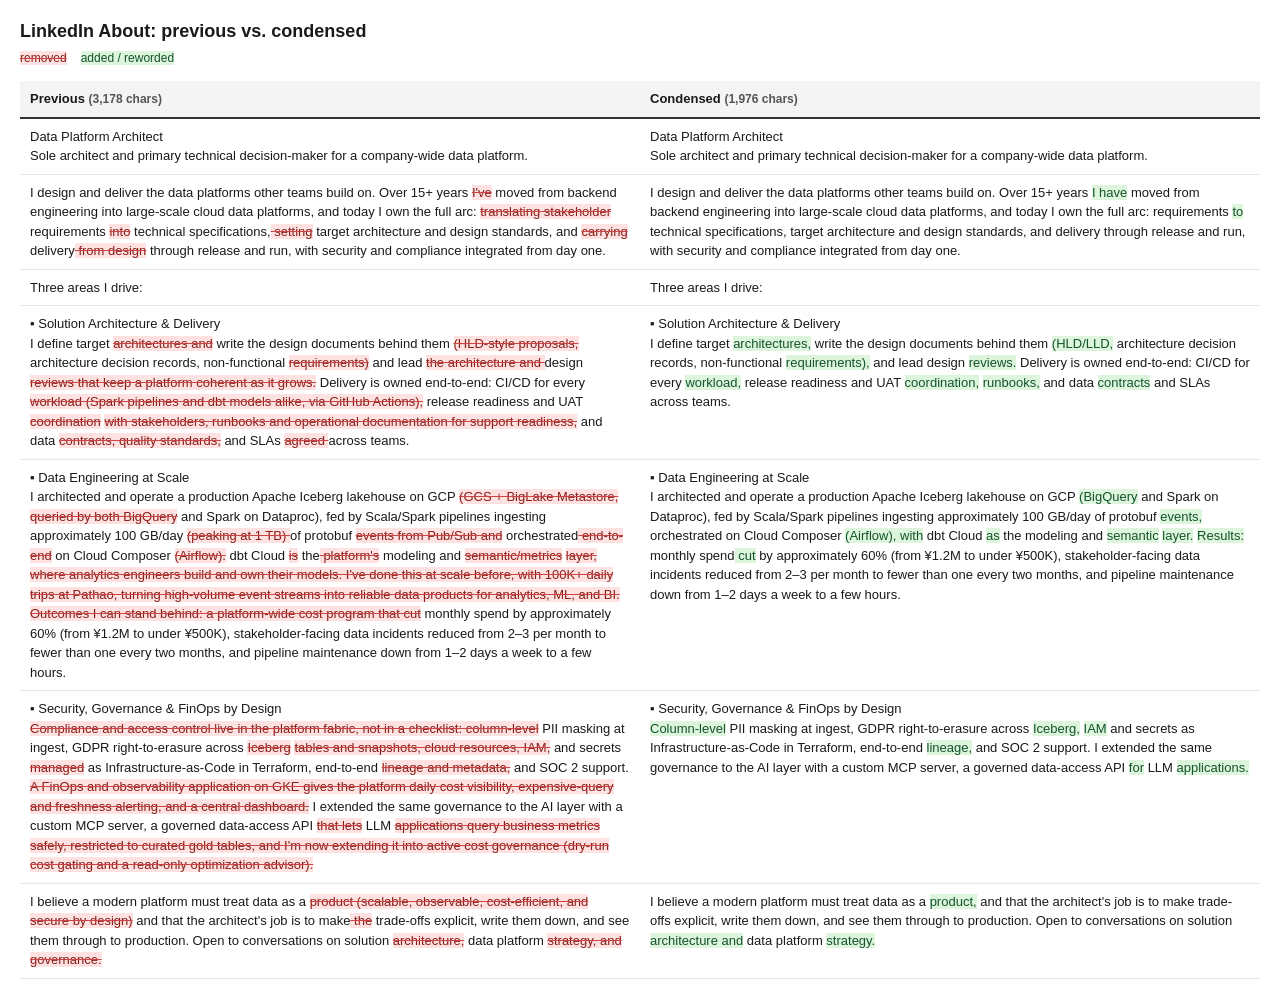
<file: Claude outputs/linkedin_about_comparison.html>
<!DOCTYPE html><html lang="en"><head><meta charset="UTF-8"><title>LinkedIn About comparison</title><style>body{font-family:"Helvetica Neue",Helvetica,Arial,sans-serif;font-size:13px;line-height:1.5;color:#1a1a1a;margin:0;background:#fff}
.wrap{max-width:1400px;margin:0 auto;padding:18px 20px}h1{font-size:18px;margin:0 0 4px}.legend{font-size:12px;color:#555;margin-bottom:14px}.legend span{margin-right:14px}
table{width:100%;border-collapse:collapse;table-layout:fixed}th{position:sticky;top:0;background:#f4f4f4;text-align:left;padding:8px 10px;border-bottom:2px solid #333}
td{vertical-align:top;padding:8px 10px;border-bottom:1px solid #e6e6e6;width:50%}
del{background:#fde2e1;color:#8a1f1a;text-decoration:line-through;text-decoration-color:#c44}ins{background:#dcf5dc;color:#14532d;text-decoration:none}
.count{font-size:12px;color:#555}</style></head><body><div class="wrap"><h1>LinkedIn About: previous vs. condensed</h1><div class="legend"><span><del>removed</del></span><span><ins>added / reworded</ins></span></div><table><thead><tr><th>Previous <span class="count">(3,178 chars)</span></th><th>Condensed <span class="count">(1,976 chars)</span></th></tr></thead><tbody><tr><td>Data Platform Architect<br>Sole architect and primary technical decision-maker for a company-wide data platform.</td><td>Data Platform Architect<br>Sole architect and primary technical decision-maker for a company-wide data platform.</td></tr><tr><td>I design and deliver the data platforms other teams build on. Over 15+ years <del>I&#x27;ve</del> moved from backend engineering into large-scale cloud data platforms, and today I own the full arc: <del>translating stakeholder </del>requirements <del>into</del> technical specifications,<del> setting</del> target architecture and design standards, and <del>carrying </del>delivery<del> from design</del> through release and run, with security and compliance integrated from day one.</td><td>I design and deliver the data platforms other teams build on. Over 15+ years <ins>I have</ins> moved from backend engineering into large-scale cloud data platforms, and today I own the full arc: requirements <ins>to</ins> technical specifications, target architecture and design standards, and delivery through release and run, with security and compliance integrated from day one.</td></tr><tr><td>Three areas I drive:</td><td>Three areas I drive:</td></tr><tr><td>▪ Solution Architecture &amp; Delivery<br>I define target <del>architectures and</del> write the design documents behind them <del>(HLD-style proposals,</del> architecture decision records, non-functional <del>requirements)</del> and lead <del>the architecture and </del>design <del>reviews that keep a platform coherent as it grows.</del> Delivery is owned end-to-end: CI/CD for every <del>workload (Spark pipelines and dbt models alike, via GitHub Actions),</del> release readiness and UAT <del>coordination</del> <del>with stakeholders, runbooks and operational documentation for support readiness,</del> and data <del>contracts, quality standards,</del> and SLAs <del>agreed </del>across teams.</td><td>▪ Solution Architecture &amp; Delivery<br>I define target <ins>architectures,</ins> write the design documents behind them <ins>(HLD/LLD,</ins> architecture decision records, non-functional <ins>requirements),</ins> and lead design <ins>reviews.</ins> Delivery is owned end-to-end: CI/CD for every <ins>workload,</ins> release readiness and UAT <ins>coordination,</ins> <ins>runbooks,</ins> and data <ins>contracts</ins> and SLAs across teams.</td></tr><tr><td>▪ Data Engineering at Scale<br>I architected and operate a production Apache Iceberg lakehouse on GCP <del>(GCS + BigLake Metastore, queried by both BigQuery</del> and Spark on Dataproc), fed by Scala/Spark pipelines ingesting approximately 100 GB/day <del>(peaking at 1 TB) </del>of protobuf <del>events from Pub/Sub and</del> orchestrated<del> end-to-end</del> on Cloud Composer <del>(Airflow).</del> dbt Cloud <del>is</del> the<del> platform&#x27;s</del> modeling and <del>semantic/metrics</del> <del>layer,</del> <del>where analytics engineers build and own their models. I&#x27;ve done this at scale before, with 100K+ daily trips at Pathao, turning high-volume event streams into reliable data products for analytics, ML, and BI. Outcomes I can stand behind: a platform-wide cost program that cut</del> monthly spend by approximately 60% (from ¥1.2M to under ¥500K), stakeholder-facing data incidents reduced from 2–3 per month to fewer than one every two months, and pipeline maintenance down from 1–2 days a week to a few hours.</td><td>▪ Data Engineering at Scale<br>I architected and operate a production Apache Iceberg lakehouse on GCP <ins>(BigQuery</ins> and Spark on Dataproc), fed by Scala/Spark pipelines ingesting approximately 100 GB/day of protobuf <ins>events,</ins> orchestrated on Cloud Composer <ins>(Airflow), with</ins> dbt Cloud <ins>as</ins> the modeling and <ins>semantic</ins> <ins>layer.</ins> <ins>Results:</ins> monthly spend<ins> cut</ins> by approximately 60% (from ¥1.2M to under ¥500K), stakeholder-facing data incidents reduced from 2–3 per month to fewer than one every two months, and pipeline maintenance down from 1–2 days a week to a few hours.</td></tr><tr><td>▪ Security, Governance &amp; FinOps by Design<br><del>Compliance and access control live in the platform fabric, not in a checklist: column-level</del> PII masking at ingest, GDPR right-to-erasure across <del>Iceberg</del> <del>tables and snapshots, cloud resources, IAM,</del> and secrets<del> managed</del> as Infrastructure-as-Code in Terraform, end-to-end <del>lineage and metadata,</del> and SOC 2 support.<del> A FinOps and observability application on GKE gives the platform daily cost visibility, expensive-query and freshness alerting, and a central dashboard.</del> I extended the same governance to the AI layer with a custom MCP server, a governed data-access API <del>that lets</del> LLM <del>applications query business metrics safely, restricted to curated gold tables, and I&#x27;m now extending it into active cost governance (dry-run cost gating and a read-only optimization advisor).</del></td><td>▪ Security, Governance &amp; FinOps by Design<br><ins>Column-level</ins> PII masking at ingest, GDPR right-to-erasure across <ins>Iceberg,</ins> <ins>IAM</ins> and secrets as Infrastructure-as-Code in Terraform, end-to-end <ins>lineage,</ins> and SOC 2 support. I extended the same governance to the AI layer with a custom MCP server, a governed data-access API <ins>for</ins> LLM <ins>applications.</ins></td></tr><tr><td>I believe a modern platform must treat data as a <del>product (scalable, observable, cost-efficient, and secure by design)</del> and that the architect&#x27;s job is to make<del> the</del> trade-offs explicit, write them down, and see them through to production. Open to conversations on solution <del>architecture,</del> data platform <del>strategy, and governance.</del></td><td>I believe a modern platform must treat data as a <ins>product,</ins> and that the architect&#x27;s job is to make trade-offs explicit, write them down, and see them through to production. Open to conversations on solution <ins>architecture and</ins> data platform <ins>strategy.</ins></td></tr></tbody></table></div></body></html>
</file>
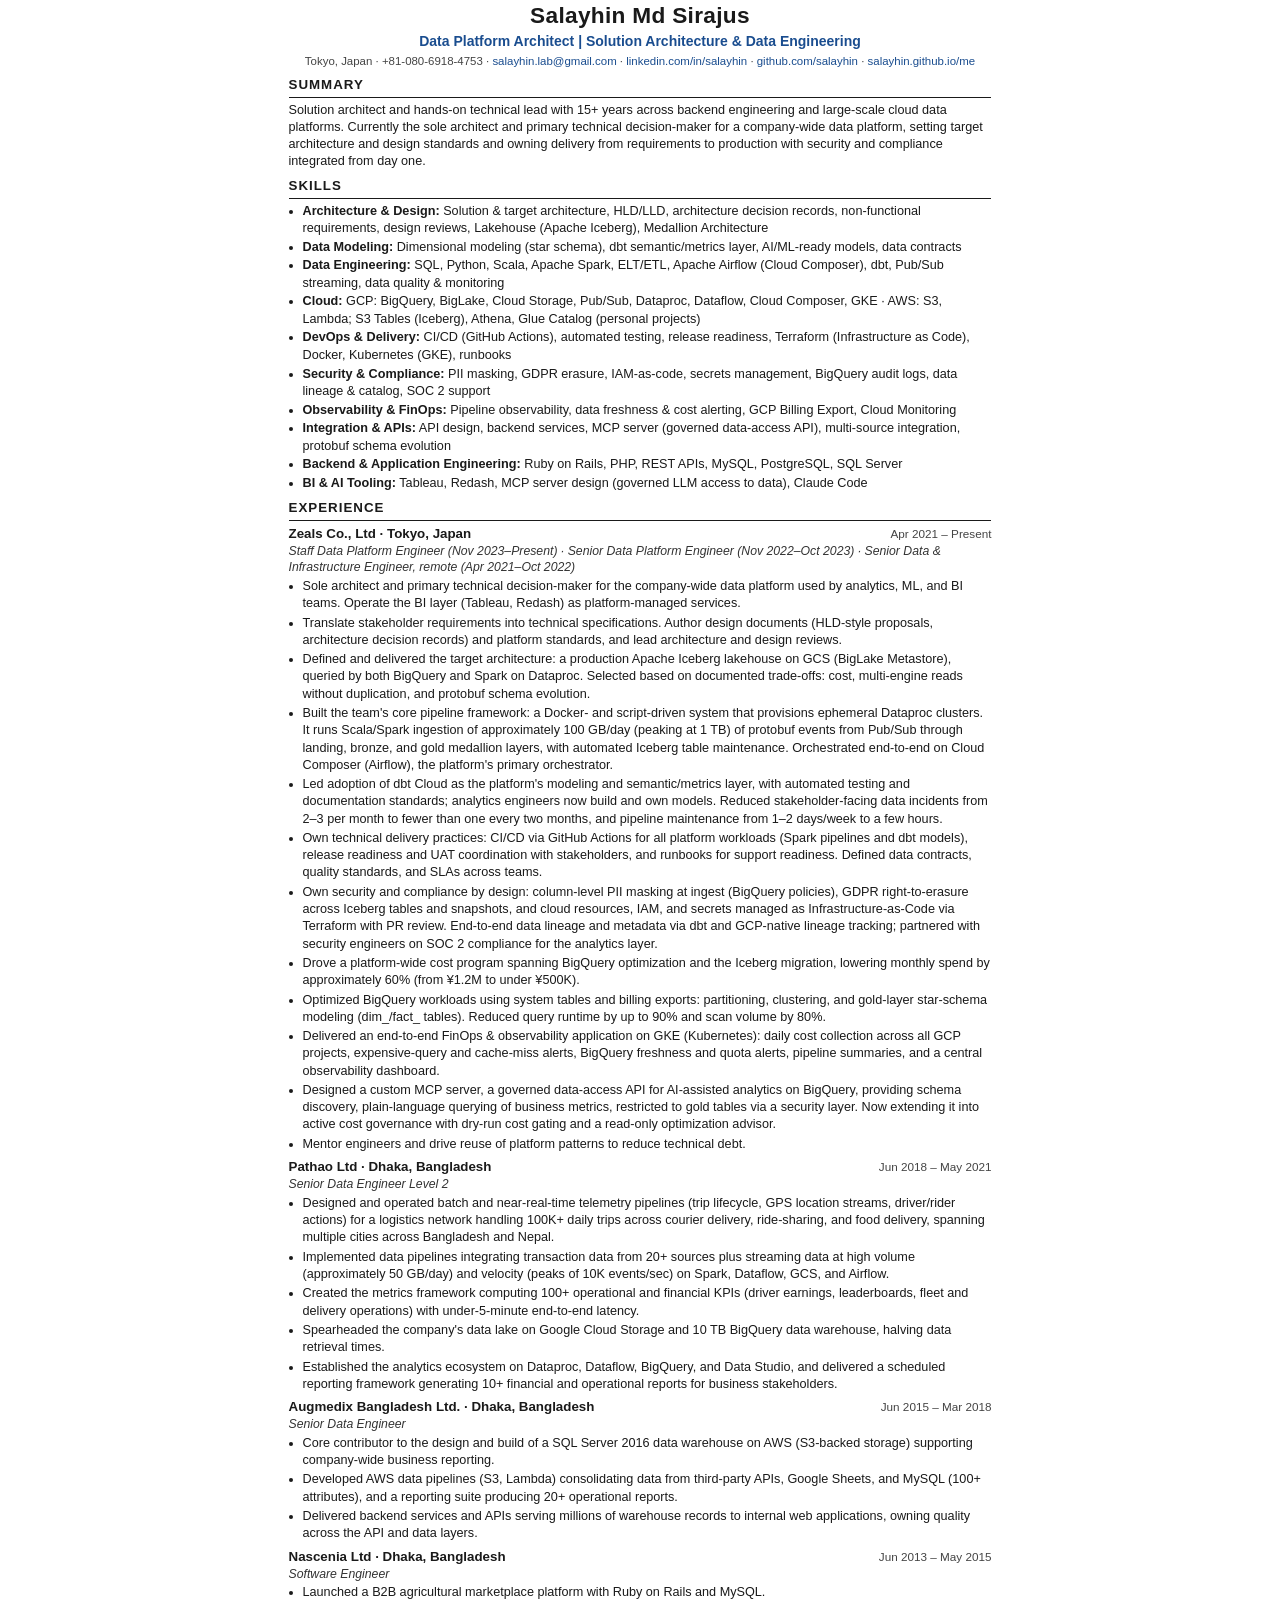
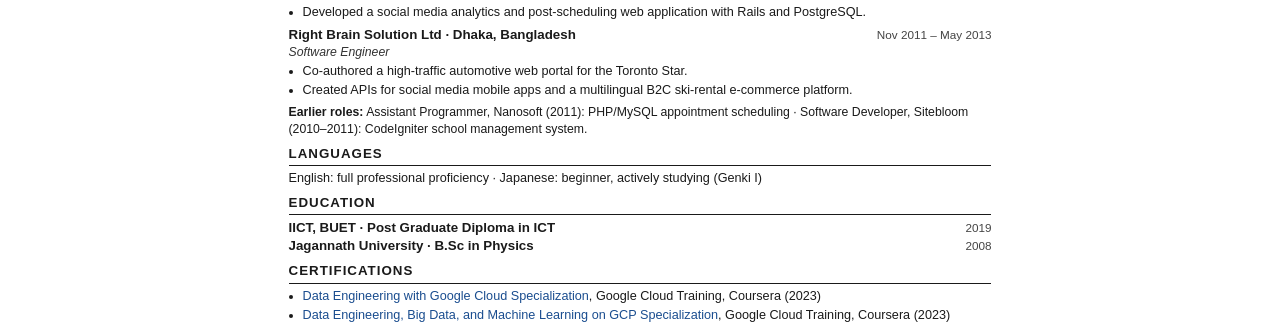
<file: resume/resume.html>
<!DOCTYPE html>
<html lang="en">
<head>
<meta charset="UTF-8">
<title>Salayhin Md Sirajus | Data Platform Architect</title>
<style>
  @page { size: A4; margin: 11mm 14mm; }
  * { margin: 0; padding: 0; box-sizing: border-box; }
  body {
    font-family: "Helvetica Neue", Helvetica, Arial, sans-serif;
    font-size: 9.5pt; line-height: 1.36; color: #1a1a1a;
    max-width: 186mm; margin: 0 auto;
  }
  a { color: #1a4d8f; text-decoration: none; }
  h1 { font-size: 17pt; letter-spacing: .3px; text-align: center; }
  .tagline { text-align: center; font-size: 10.5pt; font-weight: 600; color: #1a4d8f; margin-top: 1px; }
  .contact-line { text-align: center; font-size: 8.6pt; color: #444; margin-top: 3px; }
  .contact-line span { white-space: nowrap; }
  h2 {
    font-size: 10pt; text-transform: uppercase; letter-spacing: 1px;
    border-bottom: 1.2px solid #1a1a1a; padding-bottom: 2px; margin: 7px 0 4px;
  }
  .job { margin-bottom: 5px; }
  .job-head { display: flex; justify-content: space-between; align-items: baseline; }
  .job-head h3 { font-size: 10pt; }
  .job-head .dates { font-size: 8.8pt; color: #444; white-space: nowrap; }
  .job .org { font-size: 9.2pt; font-style: italic; color: #333; margin-bottom: 2px; }
  ul { margin: 1px 0 0 14px; }
  li { margin-bottom: 2.2px; }
  .skills-list { margin-left: 14px; }
  .skills-list li { margin-bottom: 1.6px; }
  .earlier { font-size: 9.2pt; }
  .nobreak { break-inside: avoid; }
</style>
</head>
<body>

<h1>Salayhin Md Sirajus</h1>
<div class="tagline">Data Platform Architect | Solution Architecture &amp; Data Engineering</div>
<div class="contact-line">
  <span>Tokyo, Japan</span> · <span>+81-080-6918-4753</span> · <span><a href="mailto:salayhin.lab@gmail.com">salayhin.lab@gmail.com</a></span> ·
  <span><a href="https://linkedin.com/in/salayhin">linkedin.com/in/salayhin</a></span> · <span><a href="https://github.com/salayhin">github.com/salayhin</a></span> · <span><a href="https://salayhin.github.io/me/">salayhin.github.io/me</a></span>
</div>

<h2>Summary</h2>
<p>Solution architect and hands-on technical lead with 15+ years across backend engineering and large-scale cloud data platforms. Currently the sole architect and primary technical decision-maker for a company-wide data platform, setting target architecture and design standards and owning delivery from requirements to production with security and compliance integrated from day one.</p>

<h2>Skills</h2>
<ul class="skills-list">
  <li><strong>Architecture &amp; Design:</strong> Solution &amp; target architecture, HLD/LLD, architecture decision records, non-functional requirements, design reviews, Lakehouse (Apache Iceberg), Medallion Architecture</li>
  <li><strong>Data Modeling:</strong> Dimensional modeling (star schema), dbt semantic/metrics layer, AI/ML-ready models, data contracts</li>
  <li><strong>Data Engineering:</strong> SQL, Python, Scala, Apache Spark, ELT/ETL, Apache Airflow (Cloud Composer), dbt, Pub/Sub streaming, data quality &amp; monitoring</li>
  <li><strong>Cloud:</strong> GCP: BigQuery, BigLake, Cloud Storage, Pub/Sub, Dataproc, Dataflow, Cloud Composer, GKE · AWS: S3, Lambda; S3 Tables (Iceberg), Athena, Glue Catalog (personal projects)</li>
  <li><strong>DevOps &amp; Delivery:</strong> CI/CD (GitHub Actions), automated testing, release readiness, Terraform (Infrastructure as Code), Docker, Kubernetes (GKE), runbooks</li>
  <li><strong>Security &amp; Compliance:</strong> PII masking, GDPR erasure, IAM-as-code, secrets management, BigQuery audit logs, data lineage &amp; catalog, SOC 2 support</li>
  <li><strong>Observability &amp; FinOps:</strong> Pipeline observability, data freshness &amp; cost alerting, GCP Billing Export, Cloud Monitoring</li>
  <li><strong>Integration &amp; APIs:</strong> API design, backend services, MCP server (governed data-access API), multi-source integration, protobuf schema evolution</li>
  <li><strong>Backend &amp; Application Engineering:</strong> Ruby on Rails, PHP, REST APIs, MySQL, PostgreSQL, SQL Server</li>
  <li><strong>BI &amp; AI Tooling:</strong> Tableau, Redash, MCP server design (governed LLM access to data), Claude Code</li>
</ul>

<h2>Experience</h2>

<div class="job">
  <div class="job-head"><h3>Zeals Co., Ltd · Tokyo, Japan</h3><span class="dates">Apr 2021 – Present</span></div>
  <div class="org">Staff Data Platform Engineer (Nov 2023–Present) · Senior Data Platform Engineer (Nov 2022–Oct 2023) · Senior Data &amp; Infrastructure Engineer, remote (Apr 2021–Oct 2022)</div>
  <ul>
    <li>Sole architect and primary technical decision-maker for the company-wide data platform used by analytics, ML, and BI teams. Operate the BI layer (Tableau, Redash) as platform-managed services.</li>
    <li>Translate stakeholder requirements into technical specifications. Author design documents (HLD-style proposals, architecture decision records) and platform standards, and lead architecture and design reviews.</li>
    <li>Defined and delivered the target architecture: a production Apache Iceberg lakehouse on GCS (BigLake Metastore), queried by both BigQuery and Spark on Dataproc. Selected based on documented trade-offs: cost, multi-engine reads without duplication, and protobuf schema evolution.</li>
    <li>Built the team's core pipeline framework: a Docker- and script-driven system that provisions ephemeral Dataproc clusters. It runs Scala/Spark ingestion of approximately 100 GB/day (peaking at 1 TB) of protobuf events from Pub/Sub through landing, bronze, and gold medallion layers, with automated Iceberg table maintenance. Orchestrated end-to-end on Cloud Composer (Airflow), the platform's primary orchestrator.</li>
    <li>Led adoption of dbt Cloud as the platform's modeling and semantic/metrics layer, with automated testing and documentation standards; analytics engineers now build and own models. Reduced stakeholder-facing data incidents from 2–3 per month to fewer than one every two months, and pipeline maintenance from 1–2 days/week to a few hours.</li>
    <li>Own technical delivery practices: CI/CD via GitHub Actions for all platform workloads (Spark pipelines and dbt models), release readiness and UAT coordination with stakeholders, and runbooks for support readiness. Defined data contracts, quality standards, and SLAs across teams.</li>
    <li>Own security and compliance by design: column-level PII masking at ingest (BigQuery policies), GDPR right-to-erasure across Iceberg tables and snapshots, and cloud resources, IAM, and secrets managed as Infrastructure-as-Code via Terraform with PR review. End-to-end data lineage and metadata via dbt and GCP-native lineage tracking; partnered with security engineers on SOC 2 compliance for the analytics layer.</li>
    <li>Drove a platform-wide cost program spanning BigQuery optimization and the Iceberg migration, lowering monthly spend by approximately 60% (from ¥1.2M to under ¥500K).</li>
    <li>Optimized BigQuery workloads using system tables and billing exports: partitioning, clustering, and gold-layer star-schema modeling (dim_/fact_ tables). Reduced query runtime by up to 90% and scan volume by 80%.</li>
    <li>Delivered an end-to-end FinOps &amp; observability application on GKE (Kubernetes): daily cost collection across all GCP projects, expensive-query and cache-miss alerts, BigQuery freshness and quota alerts, pipeline summaries, and a central observability dashboard.</li>
    <li>Designed a custom MCP server, a governed data-access API for AI-assisted analytics on BigQuery, providing schema discovery, plain-language querying of business metrics, restricted to gold tables via a security layer. Now extending it into active cost governance with dry-run cost gating and a read-only optimization advisor.</li>
    <li>Mentor engineers and drive reuse of platform patterns to reduce technical debt.</li>
  </ul>
</div>

<div class="job nobreak">
  <div class="job-head"><h3>Pathao Ltd · Dhaka, Bangladesh</h3><span class="dates">Jun 2018 – May 2021</span></div>
  <div class="org">Senior Data Engineer Level 2</div>
  <ul>
    <li>Designed and operated batch and near-real-time telemetry pipelines (trip lifecycle, GPS location streams, driver/rider actions) for a logistics network handling 100K+ daily trips across courier delivery, ride-sharing, and food delivery, spanning multiple cities across Bangladesh and Nepal.</li>
    <li>Implemented data pipelines integrating transaction data from 20+ sources plus streaming data at high volume (approximately 50 GB/day) and velocity (peaks of 10K events/sec) on Spark, Dataflow, GCS, and Airflow.</li>
    <li>Created the metrics framework computing 100+ operational and financial KPIs (driver earnings, leaderboards, fleet and delivery operations) with under-5-minute end-to-end latency.</li>
    <li>Spearheaded the company's data lake on Google Cloud Storage and 10 TB BigQuery data warehouse, halving data retrieval times.</li>
    <li>Established the analytics ecosystem on Dataproc, Dataflow, BigQuery, and Data Studio, and delivered a scheduled reporting framework generating 10+ financial and operational reports for business stakeholders.</li>
  </ul>
</div>

<div class="job nobreak">
  <div class="job-head"><h3>Augmedix Bangladesh Ltd. · Dhaka, Bangladesh</h3><span class="dates">Jun 2015 – Mar 2018</span></div>
  <div class="org">Senior Data Engineer</div>
  <ul>
    <li>Core contributor to the design and build of a SQL Server 2016 data warehouse on AWS (S3-backed storage) supporting company-wide business reporting.</li>
    <li>Developed AWS data pipelines (S3, Lambda) consolidating data from third-party APIs, Google Sheets, and MySQL (100+ attributes), and a reporting suite producing 20+ operational reports.</li>
    <li>Delivered backend services and APIs serving millions of warehouse records to internal web applications, owning quality across the API and data layers.</li>
  </ul>
</div>

<div class="job nobreak">
  <div class="job-head"><h3>Nascenia Ltd · Dhaka, Bangladesh</h3><span class="dates">Jun 2013 – May 2015</span></div>
  <div class="org">Software Engineer</div>
  <ul>
    <li>Launched a B2B agricultural marketplace platform with Ruby on Rails and MySQL.</li>
    <li>Developed a social media analytics and post-scheduling web application with Rails and PostgreSQL.</li>
  </ul>
</div>

<div class="job nobreak">
  <div class="job-head"><h3>Right Brain Solution Ltd · Dhaka, Bangladesh</h3><span class="dates">Nov 2011 – May 2013</span></div>
  <div class="org">Software Engineer</div>
  <ul>
    <li>Co-authored a high-traffic automotive web portal for the Toronto Star.</li>
    <li>Created APIs for social media mobile apps and a multilingual B2C ski-rental e-commerce platform.</li>
  </ul>
</div>

<p class="earlier"><strong>Earlier roles:</strong> Assistant Programmer, Nanosoft (2011): PHP/MySQL appointment scheduling · Software Developer, Sitebloom (2010–2011): CodeIgniter school management system.</p>

<h2>Languages</h2>
<p>English: full professional proficiency · Japanese: beginner, actively studying (Genki I)</p>

<h2>Education</h2>
<div class="job-head"><h3>IICT, BUET · Post Graduate Diploma in ICT</h3><span class="dates">2019</span></div>
<div class="job-head"><h3>Jagannath University · B.Sc in Physics</h3><span class="dates">2008</span></div>

<h2>Certifications</h2>
<ul>
  <li><a href="https://www.coursera.org/account/accomplishments/specialization/certificate/MQRYP6DEBYBE">Data Engineering with Google Cloud Specialization</a>, Google Cloud Training, Coursera (2023)</li>
  <li><a href="https://www.coursera.org/account/accomplishments/specialization/certificate/AAQ4TJYJCSDY">Data Engineering, Big Data, and Machine Learning on GCP Specialization</a>, Google Cloud Training, Coursera (2023)</li>
</ul>

</body>
</html>
</file>
<file: style.css>
/* ======= CSS Variables ======= */
:root {
  --primary-color: #4361ee;
  --primary-color-rgb: 67, 97, 238;
  --secondary-color: #3f37c9;
  --accent-color: #4895ef;
  --text-color: #333333;
  --text-color-light: #666666;
  --bg-color: #ffffff;
  --bg-color-alt: #f9f9f9;
  --card-bg: #ffffff;
  --border-color: #e0e0e0;
  --shadow-color: rgba(0, 0, 0, 0.1);
  --success-color: #4caf50;
  --spacing-xs: 0.5rem;
  --spacing-sm: 1rem;
  --spacing-md: 2rem;
  --spacing-lg: 3rem;
  --spacing-xl: 5rem;
  --border-radius-sm: 4px;
  --border-radius-md: 8px;
  --border-radius-lg: 16px;
  --border-radius-round: 50%;
  --transition-fast: 0.2s ease;
  --transition-normal: 0.3s ease;
  --transition-slow: 0.5s ease;
}

* {
  margin: 0;
  padding: 0;
  box-sizing: border-box;
}

html {
  scroll-behavior: smooth;
  font-size: 16px;
}

body {
  font-family: "Poppins", sans-serif;
  background-color: var(--bg-color);
  color: var(--text-color);
  line-height: 1.6;
  transition: background-color var(--transition-normal), color var(--transition-normal);
  overflow-x: hidden;
}

h1,
h2,
h3,
h4,
h5,
h6 {
  font-family: "Poppins", sans-serif;
  color: var(--text-color);
  font-weight: 600;
  line-height: 1.2;
  margin-bottom: var(--spacing-sm);
}

a {
  text-decoration: none;
  color: var(--primary-color);
  transition: color var(--transition-fast);
}

a:hover {
  color: var(--secondary-color);
  text-decoration: none;
}

p {
  margin-bottom: var(--spacing-sm);
  color: var(--text-color-light);
}

.container {
  width: 90%;
  max-width: 1200px;
  margin: 0 auto;
  padding: 0 var(--spacing-sm);
}

.section {
  padding: var(--spacing-xl) 0;
}

.section-heading {
  text-align: center;
  margin-bottom: var(--spacing-lg);
}

.section-title {
  font-size: 2.5rem;
  font-weight: 700;
  margin-bottom: var(--spacing-xs);
  color: var(--text-color);
}

.underline {
  width: 60px;
  height: 4px;
  background-color: var(--primary-color);
  margin: 0 auto;
  margin-top: var(--spacing-xs);
}

.btn {
  display: inline-flex;
  align-items: center;
  justify-content: center;
  padding: 0.75rem 1.5rem;
  border-radius: var(--border-radius-sm);
  font-weight: 500;
  transition: all var(--transition-fast);
  border: none;
  cursor: pointer;
  font-family: "Poppins", sans-serif;
  gap: 0.5rem;
  text-decoration: none;
}

.btn-primary {
  background-color: var(--primary-color);
  color: white;
}

.btn-primary:hover {
  background-color: var(--secondary-color);
  transform: translateY(-2px);
  box-shadow: 0 4px 8px var(--shadow-color);
  color: white;
}

.btn-secondary {
  background-color: transparent;
  color: var(--primary-color);
  border: 2px solid var(--primary-color);
}

.btn-secondary:hover {
  background-color: var(--primary-color);
  color: white;
  transform: translateY(-2px);
}

.header {
  position: fixed;
  top: 0;
  left: 0;
  width: 100%;
  background-color: rgba(255, 255, 255, 0.95);
  backdrop-filter: blur(10px);
  z-index: 1000;
  transition: all var(--transition-normal);
  border-bottom: 1px solid var(--border-color);
}

.nav-content {
  display: flex;
  align-items: center;
  justify-content: space-between;
  padding: 1rem 0;
}

.nav-logo a {
  font-size: 1.5rem;
  font-weight: 700;
  /* color: var(--text-color); */
  text-decoration: none;
}

.nav-links {
  display: flex;
  gap: 2rem;
  list-style: none;
}

.nav-links a {
  color: var(--text-color);
  font-weight: 500;
  transition: color var(--transition-fast);
  position: relative;
}

.nav-links a::after {
  content: "";
  position: absolute;
  width: 0;
  height: 2px;
  bottom: -5px;
  left: 50%;
  background-color: var(--primary-color);
  transition: all var(--transition-fast);
  transform: translateX(-50%);
}

.nav-links a:hover::after {
  width: 100%;
}

.nav-links a:hover {
  color: var(--primary-color);
}

.nav-toggle {
  display: none;
  flex-direction: column;
  cursor: pointer;
}

.nav-toggle span {
  width: 25px;
  height: 3px;
  background-color: var(--text-color);
  margin: 3px 0;
  transition: 0.3s;
}

.hero {
  min-height: 100vh;
  display: flex;
  align-items: center;
  justify-content: center;
  padding-top: 80px;
  background: linear-gradient(135deg, var(--bg-color) 0%, var(--bg-color-alt) 100%);
  position: relative;
}

.hero-content {
  display: grid;
  grid-template-columns: 1fr 1fr;
  gap: 3rem;
  align-items: center;
  width: 100%;
}

.hero-greeting {
  font-size: 1.2rem;
  color: var(--primary-color);
  margin-bottom: 0.5rem;
  font-weight: 500;
}

.hero-name {
  font-size: 3.5rem;
  font-weight: 700;
  margin-bottom: 0.5rem;
  color: var(--text-color);
  animation: fadeInUp 1s ease;
}

.hero-title {
  font-size: 1.5rem;
  color: var(--text-color-light);
  margin-bottom: 1rem;
  font-weight: 400;
  animation: fadeInUp 1s ease 0.2s both;

  /* Fix: keep hero title readable on desktop too */
  max-width: 720px;
  line-height: 1.25;
}

.hero-description {
  max-width: 720px;
  line-height: 1.6;
}

.hero-cta {
  display: flex;
  gap: 1rem;
  margin-bottom: 2rem;
  animation: fadeInUp 1s ease 0.6s both;
}

.social-links {
  display: flex;
  gap: 1rem;
  animation: fadeInUp 1s ease 0.8s both;
}

.social-link {
  display: flex;
  align-items: center;
  justify-content: center;
  width: 45px;
  height: 45px;
  background-color: var(--card-bg);
  border: 1px solid var(--border-color);
  border-radius: var(--border-radius-round);
  color: var(--text-color);
  font-size: 1.2rem;
  transition: all var(--transition-fast);
  box-shadow: 0 2px 10px var(--shadow-color);
}

.social-link:hover {
  background-color: var(--primary-color);
  color: white;
  transform: translateY(-2px);
  box-shadow: 0 4px 15px var(--shadow-color);
}

.hero-image {
  display: flex;
  justify-content: center;
  animation: fadeInRight 1s ease 0.5s both;
}

.profile-image-container {
  width: 300px;
  height: 300px;
  border-radius: var(--border-radius-round);
  overflow: hidden;
  box-shadow: 0 10px 30px var(--shadow-color);
  position: relative;
}

.profile-placeholder {
  width: 100%;
  height: 100%;
  background: linear-gradient(135deg, var(--primary-color), var(--accent-color));
  display: flex;
  align-items: center;
  justify-content: center;
  color: white;
  font-size: 6rem;
}

.profile-placeholder img {
  width: 100%;
  height: 100%;
  object-fit: cover;
}

.scroll-down {
  position: absolute;
  bottom: 2rem;
  left: 50%;
  transform: translateX(-50%);
  animation: bounce 2s infinite;
}

.scroll-down a {
  color: var(--primary-color);
  font-size: 1.5rem;
}

.about {
  background-color: var(--bg-color-alt);
}

.about-content {
  display: block;
}

.about-text h3 {
  color: var(--primary-color);
  margin-bottom: 1rem;
}

.about-details {
  margin-top: 2rem;
}

.detail-row {
  display: grid;
  grid-template-columns: 1fr 1fr;
  gap: 2rem;
  margin-bottom: 2rem;
}

.detail-item {
  display: flex;
  align-items: flex-start;
  gap: 1rem;
  padding: 1.5rem;
  background-color: var(--card-bg);
  border-radius: var(--border-radius-md);
  box-shadow: 0 2px 10px var(--shadow-color);
  transition: transform var(--transition-fast);
}

.detail-item:hover {
  transform: translateY(-5px);
}

.detail-icon {
  display: flex;
  align-items: center;
  justify-content: center;
  width: 50px;
  height: 50px;
  background-color: var(--primary-color);
  color: white;
  border-radius: var(--border-radius-round);
  font-size: 1.2rem;
  flex-shrink: 0;
}

.detail-content h4 {
  color: var(--text-color);
  margin-bottom: 0.5rem;
}

.detail-content p {
  font-size: 0.9rem;
  color: var(--text-color-light);
}

.resume-simple {
  text-align: center;
  padding: 2rem;
  background-color: var(--card-bg);
  border-radius: var(--border-radius-lg);
  box-shadow: 0 5px 20px var(--shadow-color);
}

.resume-header h3 {
  color: var(--primary-color);
  margin-bottom: 1rem;
}

.resume-tagline {
  font-weight: 600;
  line-height: 1.4;
}

.resume-actions {
  display: flex;
  justify-content: center;
  gap: 1rem;
}

/* PDF Modal */
#pdfModalOverlay {
  position: fixed;
  top: 0;
  left: 0;
  width: 100%;
  height: 100%;
  background-color: rgba(0, 0, 0, 0.8);
  z-index: 2000;
  display: none;
  align-items: center;
  justify-content: center;
}

#pdfModalOverlay.active {
  display: flex;
}

#pdfModal {
  background-color: white;
  width: 80%;
  height: 90%;
  max-width: 900px;
  border-radius: var(--border-radius-lg);
  overflow: hidden;
  display: flex;
  flex-direction: column;
}

.modal-header {
  display: flex;
  justify-content: space-between;
  align-items: center;
  padding: 1rem 1.5rem;
  border-bottom: 1px solid var(--border-color);
}

.modal-title {
  font-size: 1.2rem;
  font-weight: 600;
}

.modal-close-btn {
  background: none;
  border: none;
  font-size: 2rem;
  cursor: pointer;
  color: var(--text-color-light);
}

.modal-body {
  flex-grow: 1;
}

.modal-body iframe {
  width: 100%;
  height: 100%;
}

.experience {
  background-color: var(--bg-color-alt);
}

.experience-grid {
  display: grid;
  grid-template-columns: 1fr;
  gap: 2rem;
}

.experience-card {
  background-color: var(--card-bg);
  border-radius: var(--border-radius-lg);
  box-shadow: 0 5px 20px var(--shadow-color);
  border: 1px solid var(--border-color);
  overflow: hidden;
  transition: all var(--transition-fast);
}

.experience-card:hover {
  transform: translateY(-8px);
  box-shadow: 0 15px 40px rgba(67, 97, 238, 0.15);
  border-color: var(--primary-color);
}

.experience-header {
  display: flex;
  justify-content: space-between;
  align-items: center;
  padding: 2rem 2rem 1rem 2rem;
  background: white;
  color: var(--text-color);
  border-bottom: 1px solid var(--border-color);
}

.company-info {
  display: flex;
  align-items: center;
  gap: 1rem;
}

.company-logo {
  width: 60px;
  height: 60px;
  background-color: var(--bg-color-alt);
  border-radius: var(--border-radius-md);
  display: flex;
  align-items: center;
  justify-content: center;
  font-size: 1.5rem;
  color: #4361ee !important;
  border: 1px solid var(--border-color);
}

.company-logo i {
  color: #4361ee !important;
}

.company-details h3 {
  font-size: 1.3rem;
  margin-bottom: 0.25rem;
  font-weight: 600;
}

.company-details h4 {
  font-size: 1.1rem;
  margin-bottom: 0.5rem;
  color: var(--text-color-light);
  font-weight: 500;
}

.location-date {
  display: flex;
  gap: 1rem;
  font-size: 0.9rem;
  color: var(--text-color-light);
}

.location-date span {
  display: flex;
  align-items: center;
  gap: 0.25rem;
}

.experience-status .status-badge {
  background-color: var(--success-color);
  color: white;
  padding: 0.25rem 0.75rem;
  border-radius: var(--border-radius-sm);
  font-size: 0.8rem;
  font-weight: 500;
  text-transform: uppercase;
  letter-spacing: 0.5px;
}

.experience-content {
  padding: 2rem;
}

.experience-content p {
  margin-bottom: 1.5rem;
  line-height: 1.7;
  color: var(--text-color-light);
}

/* Single, clean achievement definition (removed duplicates) */
.achievement {
  position: relative;
  padding-left: 18px;
  margin: 10px 0;
  line-height: 1.6;
}

.achievement::before {
  content: "•";
  position: absolute;
  left: 0;
  color: var(--text-color-light);
}

.achievement span {
  color: var(--text-color);
  font-size: 0.9rem;
  font-weight: 500;
}

.tech-stack {
  display: flex;
  flex-wrap: wrap;
  gap: 0.5rem;
}

/* Fix: matches your HTML (.tech-stack), not .experience-tech-stack */
.tech-stack .tech-tag {
  background-color: var(--bg-color-alt);
  padding: 0.35rem 0.85rem;
  border-radius: var(--border-radius-sm);
  font-size: 0.8rem;
  font-weight: 500;
  border: 1px solid transparent;
}

.tech-tag {
  background-color: var(--bg-color-alt);
  color: #4361ee !important;
  padding: 0.25rem 0.75rem;
  border-radius: 50px;
  font-size: 0.8rem;
  font-weight: 500;
  border: 1px solid rgba(var(--primary-color-rgb), 0.2);
  transition: all var(--transition-fast);
  cursor: default;
}

.tech-tag:hover {
  background: linear-gradient(
    135deg,
    rgba(59, 130, 246, 0.15) 0%,
    rgba(59, 130, 246, 0.08) 100%
  );
  transform: translateY(-2px);
}

.projects-grid {
  display: grid;
  grid-template-columns: 1fr 1fr;
  gap: 2rem;
  margin-top: 2rem;
}

.project-card {
  background-color: var(--card-bg);
  border-radius: var(--border-radius-lg);
  overflow: hidden;
  box-shadow: 0 5px 20px var(--shadow-color);
  transition: all var(--transition-fast);
  border: 1px solid var(--border-color);
}

.project-card:hover {
  transform: translateY(-5px);
  box-shadow: 0 10px 30px var(--shadow-color);
}

.project-image {
  height: 150px;
  background: linear-gradient(135deg, var(--primary-color), var(--accent-color));
  display: flex;
  align-items: center;
  justify-content: center;
  color: white;
  font-size: 3rem;
}

.project-content {
  padding: 2rem;
}

.project-content h3 {
  color: var(--text-color);
  margin-bottom: 1rem;
}

.project-content p {
  color: var(--text-color-light);
  margin-bottom: 1.5rem;
}

.project-tech {
  display: flex;
  flex-wrap: wrap;
  gap: 0.5rem;
  margin-bottom: 1.5rem;
}

.project-link {
  display: flex;
  align-items: center;
  gap: 0.5rem;
  color: var(--primary-color);
  font-weight: 500;
  transition: color var(--transition-fast);
}

.project-links {
  display: flex;
  gap: 1rem;
  margin-top: auto;
  border-top: 1px solid var(--border-color);
  padding-top: 1rem;
}

.project-link:hover {
  color: var(--secondary-color);
}

/* Projects Section */
.projects {
  background-color: var(--bg-color-alt);
}

/* Certifications Section */
.certifications {
  background-color: var(--bg-color-alt);
  padding: var(--spacing-xl) 0;
}

.certifications-grid {
  display: grid;
  grid-template-columns: repeat(2, 1fr);
  gap: 2rem;
  margin-top: 2rem;
}

.cert-card {
  background-color: var(--card-bg);
  border-radius: var(--border-radius-lg);
  padding: 1.75rem;
  box-shadow: 0 5px 15px var(--shadow-color);
  transition: all var(--transition-normal);
  display: flex;
  flex-direction: column;
  position: relative;
  overflow: hidden;
  min-height: 340px;
  width: 100%;
  margin-bottom: 0;
}

.cert-card:hover {
  transform: translateY(-8px);
  box-shadow: 0 15px 40px rgba(67, 97, 238, 0.15);
}

.coursera-cert {
  border: 1px solid rgba(var(--primary-color-rgb), 0.15);
  background: linear-gradient(
    to bottom right,
    var(--card-bg),
    var(--card-bg),
    rgba(var(--primary-color-rgb), 0.05)
  );
}

.huggingface-cert {
  border: 1px solid rgba(255, 165, 0, 0.15);
  background: linear-gradient(
    to bottom right,
    var(--card-bg),
    var(--card-bg),
    rgba(255, 165, 0, 0.05)
  );
}

.gcp-skillbadge-cert {
  border: 1px solid rgba(66, 133, 244, 0.15);
  background: linear-gradient(
    to bottom right,
    var(--card-bg),
    var(--card-bg),
    rgba(66, 133, 244, 0.05)
  );
}

.cert-icon {
  width: 60px;
  height: 60px;
  background: linear-gradient(135deg, var(--primary-color), var(--accent-color));
  border-radius: var(--border-radius-round);
  display: flex;
  align-items: center;
  justify-content: center;
  font-size: 1.8rem;
  color: white;
  margin-bottom: 1.5rem;
  box-shadow: 0 4px 12px rgba(67, 97, 238, 0.3);
}

.cert-content {
  flex: 1;
  display: flex;
  flex-direction: column;
}

.cert-title {
  font-size: 1.3rem;
  font-weight: 600;
  color: var(--text-color);
  margin-bottom: 0.75rem;
  line-height: 1.3;
}

.cert-issuer {
  font-size: 0.9rem;
  color: var(--primary-color);
  font-weight: 500;
  margin-bottom: 0.5rem;
  display: flex;
  align-items: center;
  gap: 0.5rem;
}

.cert-logo-badge {
  display: inline-flex;
  align-items: center;
  justify-content: center;
  width: 20px;
  height: 20px;
  border-radius: 4px;
  font-size: 0.7rem;
  font-weight: 600;
}

.coursera-badge {
  background-color: #0056d3;
  color: white;
}

.huggingface-badge {
  background-color: #ff9500;
  color: white;
  font-size: 0.8rem;
}

.gcp-badge {
  background-color: #4285f4;
  color: white;
}

.skill-level-badge {
  display: inline-block;
  background-color: rgba(66, 133, 244, 0.1);
  color: #4285f4;
  padding: 0.25rem 0.6rem;
  border-radius: 12px;
  font-size: 0.7rem;
  font-weight: 600;
  text-transform: uppercase;
  letter-spacing: 0.5px;
  margin-bottom: 0.5rem;
  border: 1px solid rgba(66, 133, 244, 0.2);
}

.cert-provider {
  font-size: 0.85rem;
  color: var(--text-color-light);
  margin-bottom: 0.5rem;
  font-weight: 500;
}

.cert-date {
  font-size: 0.85rem;
  color: var(--text-color-light);
  margin-bottom: 1rem;
  display: flex;
  align-items: center;
  gap: 0.5rem;
}

.cert-description {
  font-size: 0.85rem;
  color: var(--text-color-light);
  line-height: 1.5;
  margin-bottom: 1.5rem;
  flex: 1;
}

.cert-link {
  display: inline-flex;
  align-items: center;
  gap: 0.5rem;
  color: var(--primary-color);
  font-weight: 500;
  text-decoration: none;
  font-size: 0.85rem;
  transition: all var(--transition-fast);
  margin-top: auto;
}

.cert-link:hover {
  color: var(--secondary-color);
  transform: translateX(2px);
}

/* Skills Section */
.skills {
  background-color: var(--bg-color);
  padding: var(--spacing-xl) 0;
  position: relative;
  overflow: hidden;
}

/* Background decoration */
.skills::before {
  content: "";
  position: absolute;
  top: 0;
  right: 0;
  width: 100%;
  height: 100%;
  background: radial-gradient(circle at 90% 10%, rgba(var(--primary-color-rgb), 0.1) 0%, transparent 60%);
  pointer-events: none;
}

/* Skills Content Container */
.skills-content {
  display: grid;
  grid-template-columns: repeat(auto-fit, minmax(380px, 1fr));
  gap: 2.5rem;
  max-width: 1200px;
  margin: 0 auto;
  padding: 0 1.5rem;
  position: relative;
}

/* Skills Category */
.skills-category {
  background: var(--card-bg);
  border-radius: 24px;
  padding: 2.5rem;
  position: relative;
  overflow: hidden;
  border: 1px solid rgba(var(--primary-color-rgb), 0.1);
  backdrop-filter: blur(10px);
  transition: all 0.4s cubic-bezier(0.4, 0, 0.2, 1);
  box-shadow: 0 4px 6px -1px rgba(0, 0, 0, 0.1), 0 2px 4px -1px rgba(0, 0, 0, 0.06);
}

.skills-category:hover {
  transform: translateY(-8px);
  box-shadow: 0 20px 25px -5px rgba(0, 0, 0, 0.1), 0 10px 10px -5px rgba(0, 0, 0, 0.04);
}

/* Category Header */
.category-header {
  margin-bottom: 2.5rem;
  display: flex;
  align-items: center;
  gap: 1.25rem;
}

.category-icon {
  width: 64px;
  height: 64px;
  background: linear-gradient(
    135deg,
    rgba(var(--primary-color-rgb), 0.2) 0%,
    rgba(var(--primary-color-rgb), 0.1) 100%
  );
  border-radius: 16px;
  display: flex;
  align-items: center;
  justify-content: center;
  font-size: 1.75rem;
  color: var(--primary-color);
  transition: all 0.3s ease;
}

.skills-category:hover .category-icon {
  transform: scale(1.1) rotate(-5deg);
}

.skills-category h3 {
  font-size: 1.75rem;
  font-weight: 700;
  color: var(--text-color);
  margin: 0;
}

/* Skills Tag Cloud */
.skills-tag-cloud {
  display: grid;
  grid-template-columns: repeat(auto-fill, minmax(140px, 1fr));
  gap: 1.25rem;
  position: relative;
}

/* Skill Legend */
.skill-legend {
  display: flex;
  justify-content: center;
  gap: 2rem;
  margin-top: 1rem;
  margin-bottom: 1rem;
}

.legend-item {
  display: flex;
  align-items: center;
  gap: 0.5rem;
}

.legend-color {
  width: 16px;
  height: 16px;
  border-radius: 50%;
}

.legend-text {
  font-size: 0.9rem;
  color: var(--text-color);
  font-weight: 500;
}

/* Individual Skill Tag - Base Styles */
.skill-tag {
  padding: 0.75rem 1rem;
  border-radius: 12px;
  font-size: 0.9rem;
  font-weight: 500;
  transition: all 0.3s cubic-bezier(0.4, 0, 0.2, 1);
  cursor: default;
  display: flex;
  align-items: center;
  gap: 0.5rem;
  position: relative;
}

/* Proficient Level Skills */
.skill-tag[data-level="proficient"] {
  background: linear-gradient(135deg, rgba(52, 211, 153, 0.12) 0%, rgba(52, 211, 153, 0.06) 100%) !important;
  border: 1px solid rgba(52, 211, 153, 0.25) !important;
  color: rgb(6, 95, 70) !important;
  font-weight: 500;
  font-size: 0.85rem;
  padding: 0.6rem 0.9rem;
}

.skill-tag[data-level="proficient"]:hover {
  background: linear-gradient(135deg, rgba(52, 211, 153, 0.18) 0%, rgba(52, 211, 153, 0.12) 100%);
  transform: translateY(-3px);
  box-shadow: 0 4px 12px rgba(52, 211, 153, 0.2);
}

/* Intermediate Level Skills */
.skill-tag[data-level="intermediate"] {
  background: linear-gradient(135deg, rgba(59, 130, 246, 0.12) 0%, rgba(59, 130, 246, 0.06) 100%) !important;
  border: 1px solid rgba(59, 130, 246, 0.25) !important;
  color: rgb(29, 78, 216) !important;
  font-size: 0.85rem;
  padding: 0.6rem 0.9rem;
}

.skill-tag[data-level="intermediate"]:hover {
  background: linear-gradient(135deg, rgba(59, 130, 246, 0.18) 0%, rgba(59, 130, 246, 0.12) 100%);
  transform: translateY(-3px);
  box-shadow: 0 4px 12px rgba(59, 130, 246, 0.2);
}

/* Exploring Level Skills */
.skill-tag[data-level="exploring"] {
  background: linear-gradient(135deg, rgba(139, 92, 246, 0.12) 0%, rgba(139, 92, 246, 0.06) 100%) !important;
  border: 1px solid rgba(139, 92, 246, 0.25) !important;
  color: rgb(76, 29, 149) !important;
  font-size: 0.85rem;
  padding: 0.6rem 0.9rem;
}

.skill-tag[data-level="exploring"]:hover {
  background: linear-gradient(135deg, rgba(139, 92, 246, 0.18) 0%, rgba(139, 92, 246, 0.12) 100%);
  transform: translateY(-3px);
  box-shadow: 0 4px 12px rgba(139, 92, 246, 0.2);
}

/* Familiar Level Skills */
.skill-tag[data-level="familiar"] {
  background: linear-gradient(135deg, rgba(255, 153, 0, 0.12) 0%, rgba(255, 153, 0, 0.06) 100%) !important;
  border: 1px solid rgba(255, 153, 0, 0.25) !important;
  color: rgb(180, 83, 9) !important;
  font-size: 0.85rem;
  padding: 0.6rem 0.9rem;
}

.skill-tag[data-level="familiar"]:hover {
  background: linear-gradient(135deg, rgba(255, 153, 0, 0.18) 0%, rgba(255, 153, 0, 0.12) 100%);
  transform: translateY(-3px);
  box-shadow: 0 4px 12px rgba(255, 153, 0, 0.2);
}

/* GCP Services Specific Styling */
.skill-tag.gcp-service {
  position: relative;
  padding-left: 1.2rem;
}

.skill-tag.gcp-service::before {
  content: "GCP";
  position: absolute;
  top: -8px;
  left: 8px;
  background: rgba(66, 133, 244, 0.2);
  color: rgb(26, 74, 162);
  font-size: 0.65rem;
  padding: 0.1rem 0.4rem;
  border-radius: 4px;
  font-weight: 600;
  border: 1px solid rgba(66, 133, 244, 0.3);
}

/* AWS Services Specific Styling */
.skill-tag.aws-service {
  position: relative;
  padding-left: 1.2rem;
}

.skill-tag.aws-service::before {
  content: "AWS";
  position: absolute;
  top: -8px;
  left: 8px;
  background: rgba(255, 153, 0, 0.2);
  color: rgb(180, 83, 9);
  font-size: 0.65rem;
  padding: 0.1rem 0.4rem;
  border-radius: 4px;
  font-weight: 600;
  border: 1px solid rgba(255, 153, 0, 0.3);
}

/* Update legend colors to match */
.legend-color.proficient {
  background-color: rgb(52, 211, 153);
}

.legend-color.intermediate {
  background-color: rgb(59, 130, 246);
}

.legend-color.exploring {
  background-color: rgb(139, 92, 246);
}

.legend-color.familiar {
  background-color: rgb(255, 153, 0);
}

/* Hover effects */
.skill-tag:hover {
  transform: translateY(-4px) scale(1.02);
  box-shadow: 0 4px 12px rgba(var(--primary-color-rgb), 0.15), 0 2px 4px rgba(var(--primary-color-rgb), 0.1);
}

/* Animation (single definition) */
@keyframes fadeInUp {
  from {
    opacity: 0;
    transform: translateY(30px);
  }
  to {
    opacity: 1;
    transform: translateY(0);
  }
}

.skill-tag {
  animation: fadeInUp 0.6s ease backwards;
}

/* Stagger the animation of tags */
.skills-tag-cloud .skill-tag:nth-child(n) {
  animation-delay: calc(0.1s * var(--i, 0));
}

.contact {
  background-color: var(--bg-color);
}

.contact-content {
  display: grid;
  grid-template-columns: 1fr 1fr;
  gap: 3rem;
  align-items: start;
}

.contact-info h3,
.contact-right h3 {
  color: var(--primary-color);
  margin-bottom: 1rem;
}

.contact-right {
  display: flex;
  flex-direction: column;
  gap: 2rem;
}

.social-media-section {
  margin-bottom: 2rem;
  background-color: var(--card-bg);
  padding: 1.5rem;
  border-radius: var(--border-radius-lg);
  box-shadow: 0 5px 20px var(--shadow-color);
  text-align: center;
}

.contact-details {
  margin: 2rem 0;
}

.contact-item {
  display: flex;
  align-items: center;
  gap: 1rem;
  margin-bottom: 1rem;
  padding: 1rem;
  background-color: var(--card-bg);
  border-radius: var(--border-radius-md);
  box-shadow: 0 2px 10px var(--shadow-color);
}

.contact-item i {
  display: flex;
  align-items: center;
  justify-content: center;
  width: 40px;
  height: 40px;
  background-color: var(--primary-color);
  color: white;
  border-radius: var(--border-radius-round);
}

.contact-social {
  display: flex;
  gap: 1rem;
  margin-top: 0;
  justify-content: center;
  align-items: center;
}

.contact-form {
  background-color: var(--card-bg);
  padding: 2rem;
  border-radius: var(--border-radius-lg);
  box-shadow: 0 5px 20px var(--shadow-color);
}

.form-group {
  margin-bottom: 1.5rem;
}

.form-group input,
.form-group textarea {
  width: 100%;
  padding: 1rem;
  border: 1px solid var(--border-color);
  border-radius: var(--border-radius-sm);
  font-family: inherit;
  font-size: 1rem;
  background-color: var(--bg-color);
  color: var(--text-color);
  transition: border-color var(--transition-fast);
}

.form-group input:focus,
.form-group textarea:focus {
  outline: none;
  border-color: var(--primary-color);
}

.form-group textarea {
  resize: vertical;
  min-height: 120px;
}

.footer {
  background-color: var(--bg-color-alt);
  padding: 2rem 0;
  border-top: 1px solid var(--border-color);
}

.footer-content {
  display: flex;
  justify-content: space-between;
  align-items: center;
  flex-wrap: wrap;
  gap: 1rem;
}

.footer-text p {
  color: var(--text-color-light);
  margin: 0;
}

.footer-links {
  display: flex;
  gap: 2rem;
}

.footer-links a {
  color: var(--text-color-light);
  transition: color var(--transition-fast);
}

.footer-links a:hover {
  color: var(--primary-color);
}

@keyframes fadeInRight {
  from {
    opacity: 0;
    transform: translateX(30px);
  }
  to {
    opacity: 1;
    transform: translateX(0);
  }
}

@keyframes bounce {
  0%,
  20%,
  50%,
  80%,
  100% {
    transform: translateX(-50%) translateY(0);
  }
  40% {
    transform: translateX(-50%) translateY(-10px);
  }
  60% {
    transform: translateX(-50%) translateY(-5px);
  }
}

@media (max-width: 968px) {
  .nav-links {
    display: none;
    flex-direction: column;
    position: absolute;
    top: 70px;
    left: 0;
    width: 100%;
    background-color: white;
    padding: 1rem;
    box-shadow: 0 4px 8px var(--shadow-color);
  }

  .nav-links.active {
    display: flex;
  }

  .nav-toggle {
    display: flex;
  }

  .hero-content {
    grid-template-columns: 1fr;
    text-align: center;
    gap: 2rem;
  }

  /* Center max-width blocks on mobile */
  .hero-title,
  .hero-description {
    margin-left: auto;
    margin-right: auto;
  }

  .hero-name {
    font-size: 2.5rem;
  }

  .detail-row {
    grid-template-columns: 1fr;
    gap: 1rem;
  }

  .resume-content {
    grid-template-columns: 1fr;
    gap: 2rem;
  }

  .experience-header {
    flex-direction: column;
    align-items: flex-start;
    gap: 1rem;
    padding: 1.5rem 1.5rem 1rem 1.5rem;
  }

  .company-info {
    flex-direction: column;
    align-items: flex-start;
    gap: 0.75rem;
    width: 100%;
  }

  .company-logo {
    width: 50px;
    height: 50px;
    font-size: 1.2rem;
    color: #4361ee !important;
  }

  .location-date {
    flex-direction: column;
    gap: 0.5rem;
    align-items: flex-start;
  }

  .contact-content {
    grid-template-columns: 1fr;
    gap: 2rem;
  }

  .hero-cta {
    flex-direction: column;
    align-items: center;
    gap: 1rem;
  }

  .hero-cta .btn {
    width: 200px;
    justify-content: center;
  }

  .skills-content {
    grid-template-columns: 1fr;
    gap: 2rem;
  }

  .certifications-grid {
    grid-template-columns: 1fr;
    gap: 1.5rem;
  }

  .category-icon {
    width: 48px;
    height: 48px;
    font-size: 1.5rem;
  }

  .skills-category h3 {
    font-size: 1.5rem;
  }

  .skills-tag-cloud {
    grid-template-columns: repeat(auto-fill, minmax(120px, 1fr));
  }
}

@media (max-width: 640px) {
  .container {
    width: 95%;
    padding: 0 0.5rem;
  }

  .section {
    padding: 3rem 0;
  }

  .section-title {
    font-size: 2rem;
  }

  .hero-name {
    font-size: 2rem;
  }

  .profile-image-container {
    width: 200px;
    height: 200px;
  }

  .profile-placeholder {
    font-size: 4rem;
  }

  .projects-grid {
    grid-template-columns: 1fr;
  }

  .experience-content {
    padding: 1.5rem;
  }

  .achievement {
    text-align: left;
    padding-left: 1rem;
  }

  .tech-stack {
    justify-content: center;
  }

  .skills-content {
    grid-template-columns: 1fr;
    gap: 1.5rem;
    padding: 0 1rem;
  }

  .certifications-grid {
    grid-template-columns: 1fr;
    gap: 1rem;
  }

  .cert-card {
    padding: 1.5rem;
    width: 100%;
    min-height: auto;
  }

  .cert-icon {
    width: 50px;
    height: 50px;
    font-size: 1.5rem;
  }

  .skills-category {
    padding: 2rem;
  }

  .category-header {
    margin-bottom: 2rem;
  }

  .skills-tag-cloud {
    grid-template-columns: repeat(auto-fill, minmax(100px, 1fr));
    gap: 1rem;
  }

  .skill-tag {
    font-size: 0.8rem;
    padding: 0.6rem 0.8rem;
  }

  .skill-legend {
    flex-wrap: wrap;
    gap: 1rem;
  }

  .legend-text {
    font-size: 0.8rem;
  }

  .footer-content {
    flex-direction: column;
    text-align: center;
  }

  .footer-links {
    flex-wrap: wrap;
    justify-content: center;
  }
}
</file>
